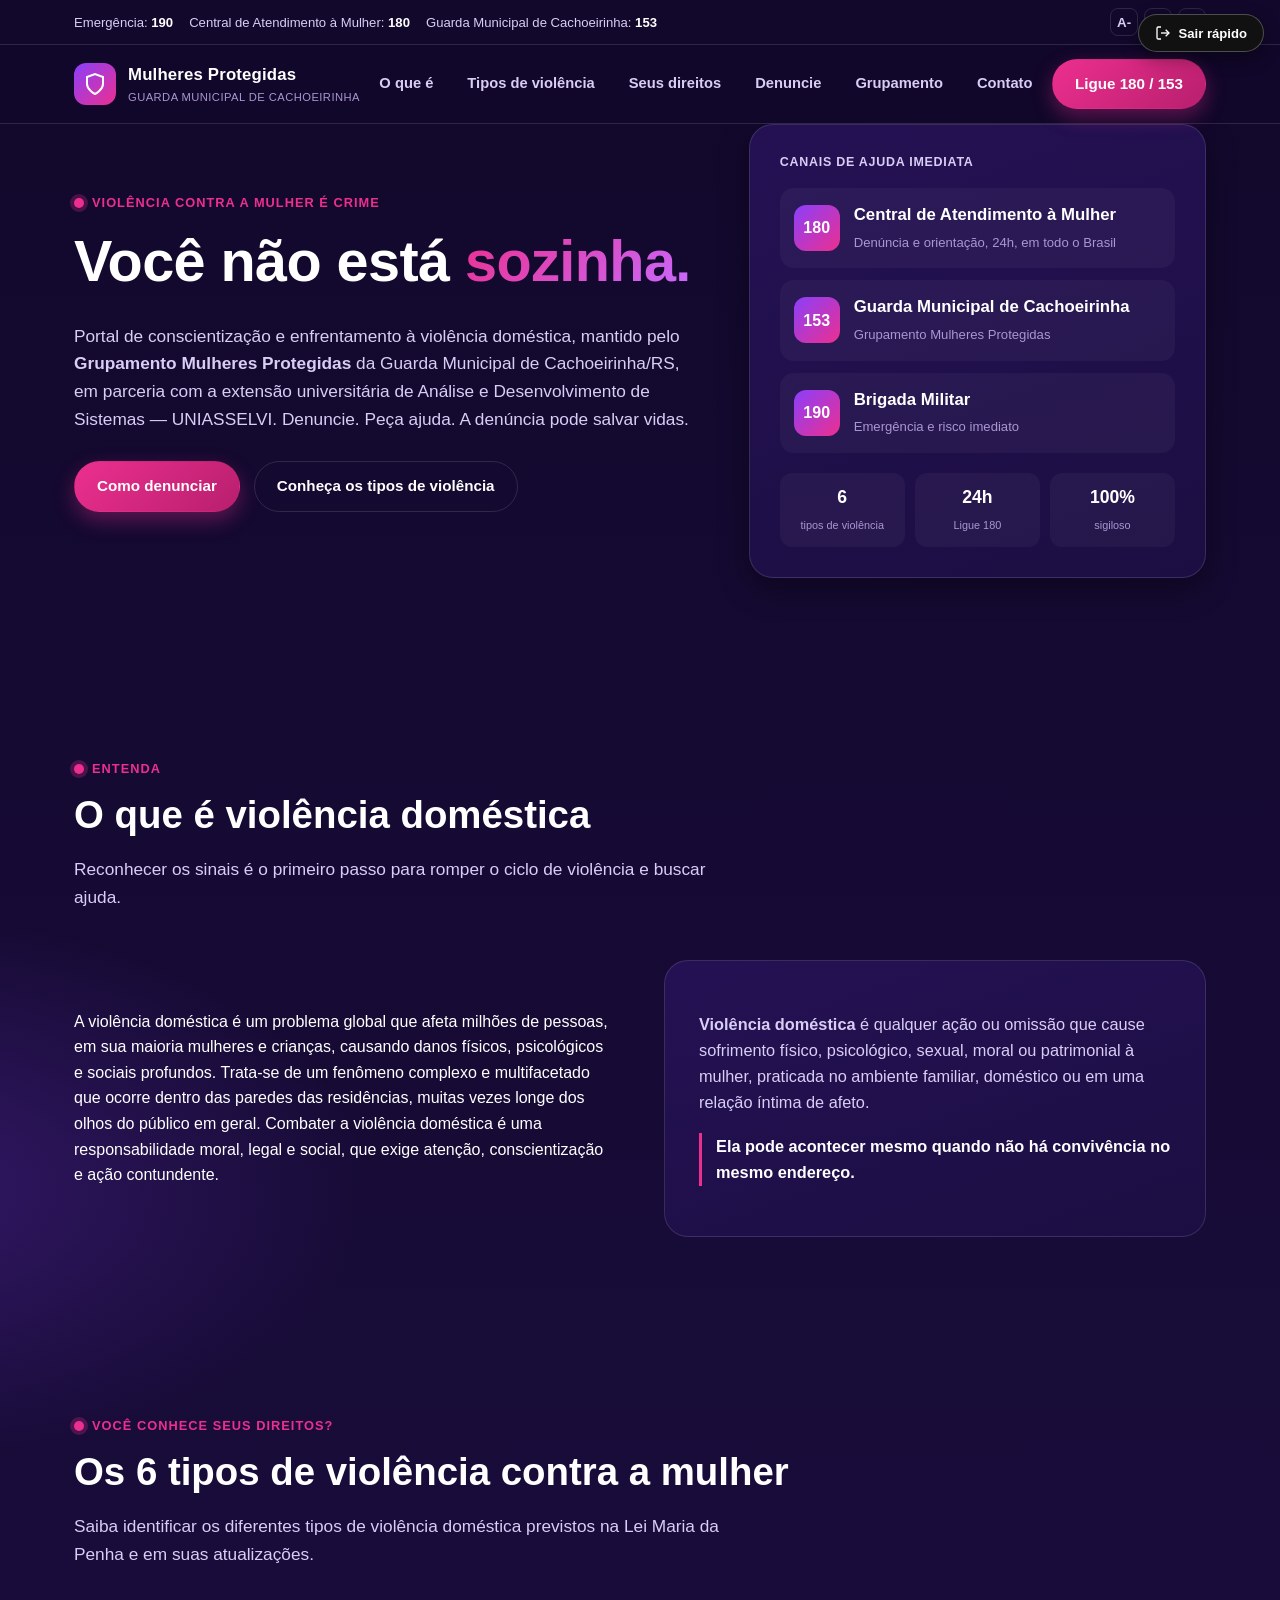
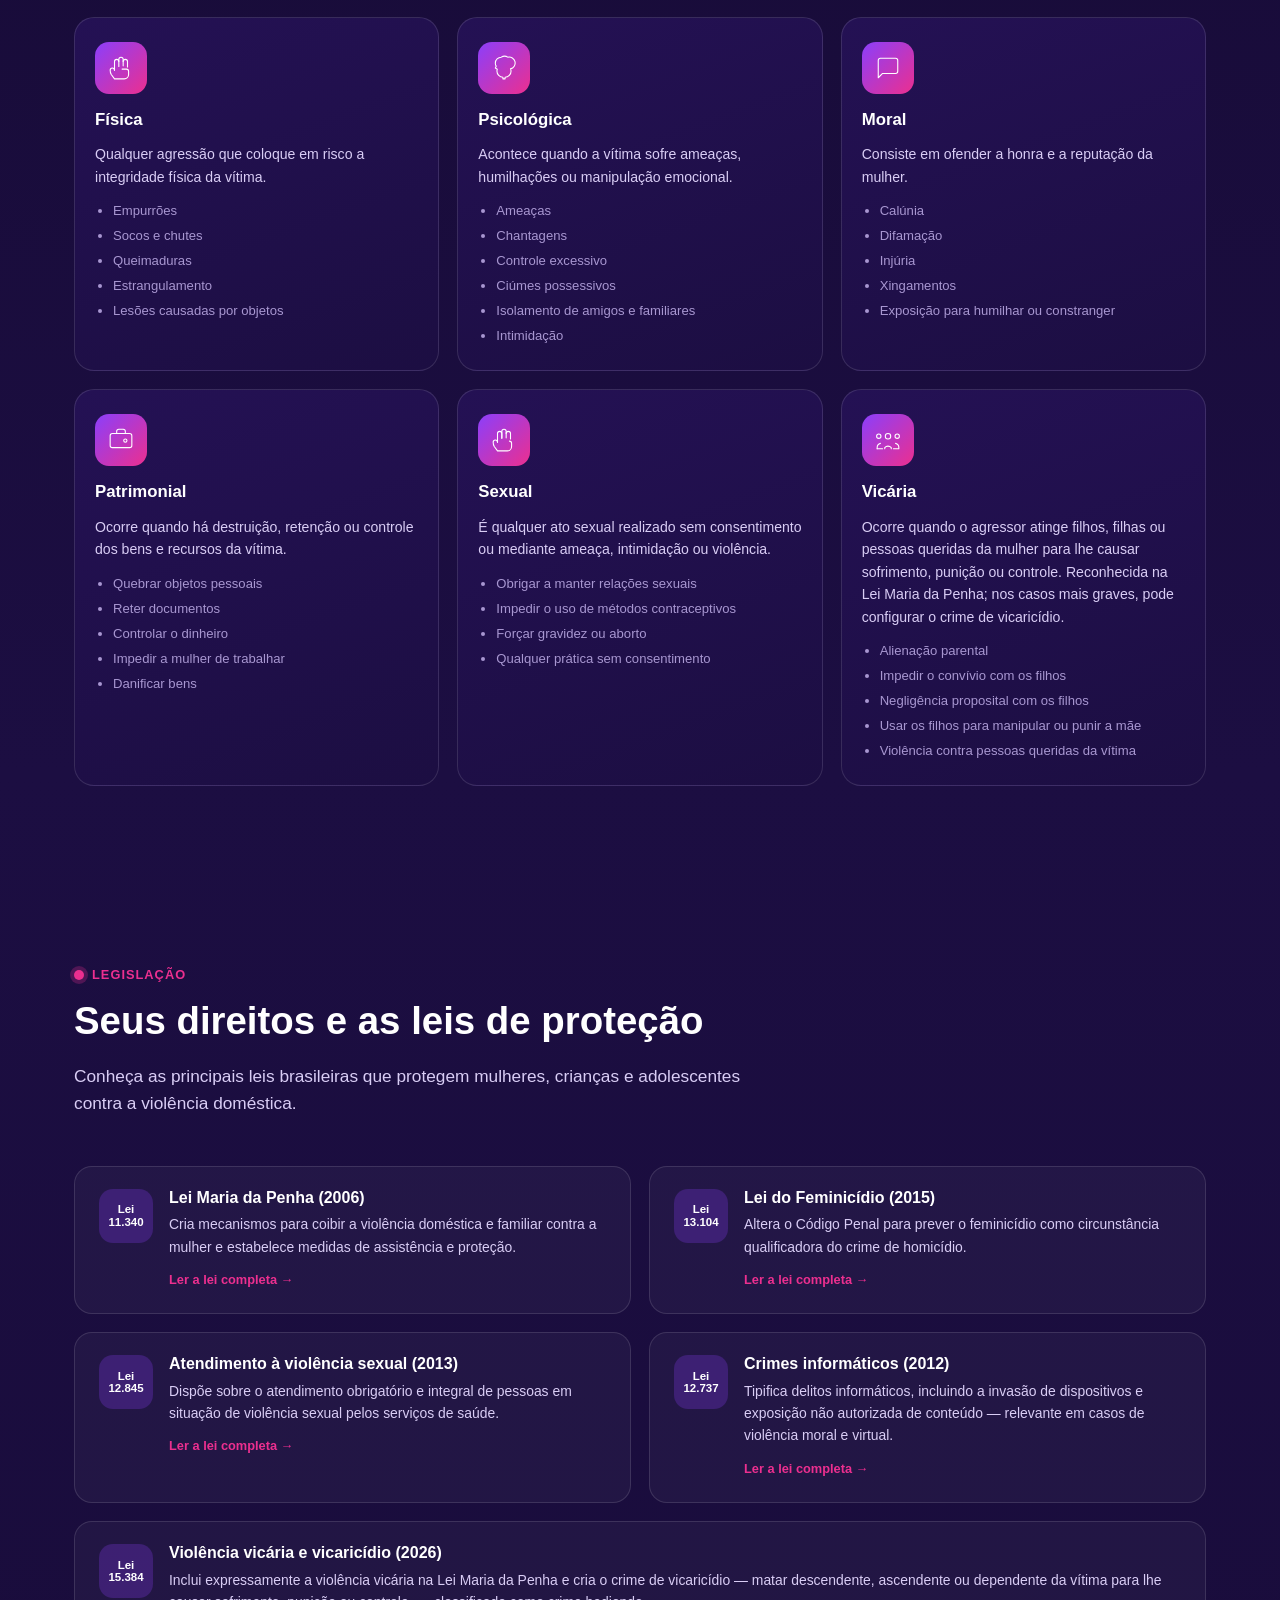
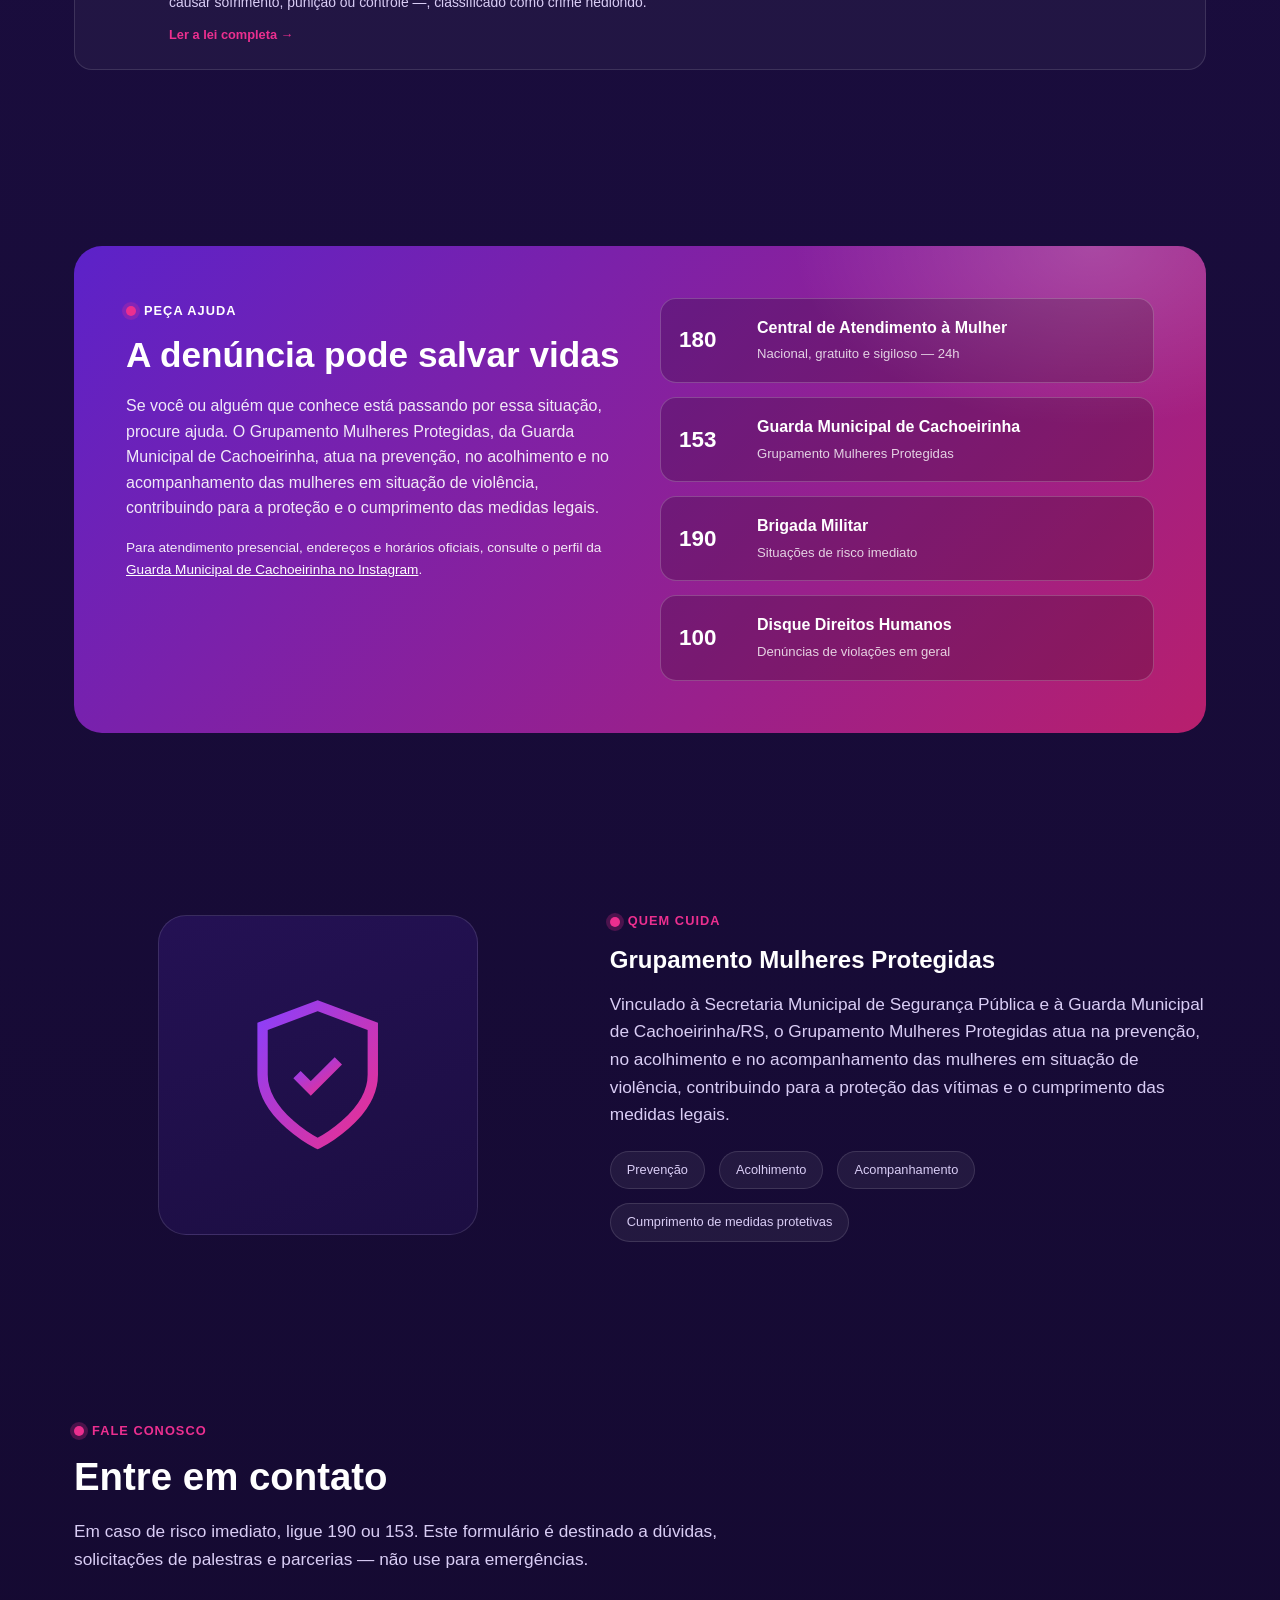
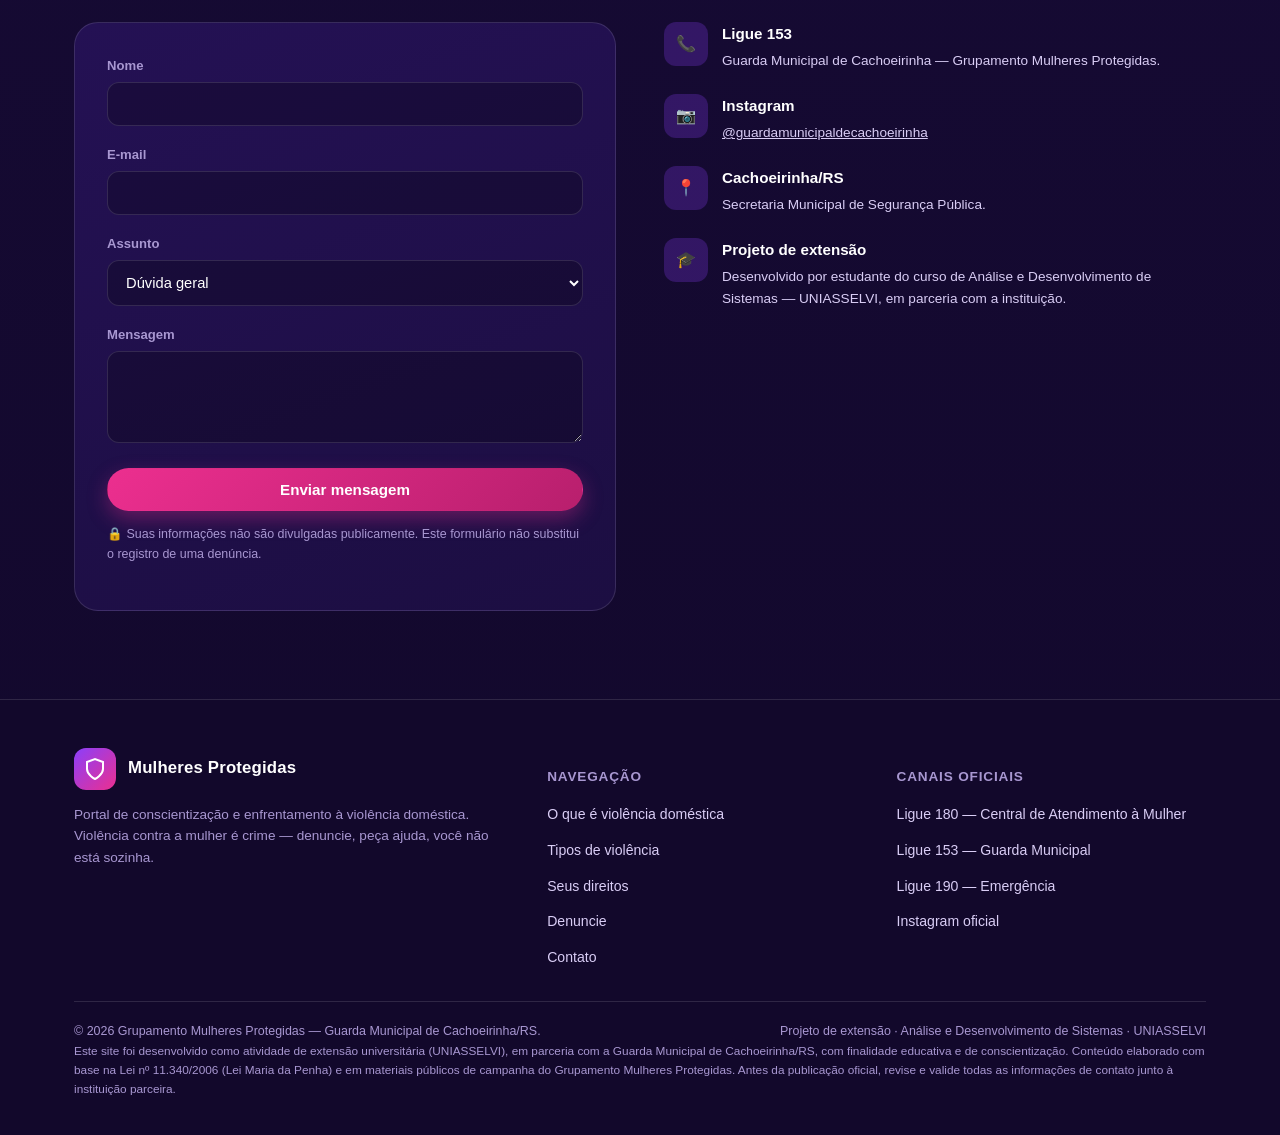
<file: index.html>
<!DOCTYPE html>
<html lang="pt-BR">
<head>
<meta charset="UTF-8">
<meta name="viewport" content="width=device-width, initial-scale=1.0">
<title>Mulheres Protegidas | Guarda Municipal de Cachoeirinha</title>
<meta name="description" content="Portal de conscientização e combate à violência doméstica — Grupamento Mulheres Protegidas, Guarda Municipal de Cachoeirinha/RS. Você não está sozinha.">
<link rel="icon" href="data:image/svg+xml,%3Csvg xmlns='http://www.w3.org/2000/svg' viewBox='0 0 100 100'%3E%3Ctext y='.9em' font-size='90'%3E%F0%9F%9B%91%EF%B8%8F%3C/text%3E%3C/svg%3E">
<link rel="stylesheet" href="css/style.css">
</head>
<body>

<a href="#conteudo" class="skip-link">Pular para o conteúdo</a>

<button class="exit-btn" id="exitBtn" title="Sair rapidamente deste site" aria-label="Sair rapidamente deste site">
  <svg width="16" height="16" viewBox="0 0 24 24" fill="none" stroke="currentColor" stroke-width="2"><path d="M9 21H5a2 2 0 0 1-2-2V5a2 2 0 0 1 2-2h4"/><polyline points="16 17 21 12 16 7"/><line x1="21" y1="12" x2="9" y2="12"/></svg>
  Sair rápido
</button>

<div class="utility-bar">
  <div class="wrap">
    <div class="emergency">
      <span>Emergência: <b>190</b></span>
      <span>Central de Atendimento à Mulher: <b>180</b></span>
      <span>Guarda Municipal de Cachoeirinha: <b>153</b></span>
    </div>
    <div class="a11y-controls" aria-label="Ajustar tamanho do texto">
      <span class="sr-only">Tamanho do texto</span>
      <button id="fontDown" aria-label="Diminuir texto">A-</button>
      <button id="fontReset" aria-label="Redefinir texto">A</button>
      <button id="fontUp" aria-label="Aumentar texto">A+</button>
    </div>
  </div>
</div>

<header class="site">
  <div class="wrap">
    <a href="#topo" class="brand">
      <span class="shield">
        <svg viewBox="0 0 24 24" fill="none" stroke="#fff" stroke-width="2"><path d="M12 22s8-4 8-10V5l-8-3-8 3v7c0 6 8 10 8 10Z"/></svg>
      </span>
      <span class="name">Mulheres Protegidas<small>Guarda Municipal de Cachoeirinha</small></span>
    </a>
    <nav class="main" aria-label="Navegação principal">
      <a href="#sobre">O que é</a>
      <a href="#tipos">Tipos de violência</a>
      <a href="#direitos">Seus direitos</a>
      <a href="#denuncie">Denuncie</a>
      <a href="#grupamento">Grupamento</a>
      <a href="#contato">Contato</a>
    </nav>
    <div class="header-cta">
      <a href="#denuncie" class="btn btn-primary">Ligue 180 / 153</a>
      <button class="menu-toggle" id="menuToggle" aria-label="Abrir menu">☰</button>
    </div>
  </div>
</header>

<main id="conteudo">

  <section class="hero" id="topo">
    <div class="wrap">
      <div>
        <span class="eyebrow">Violência contra a mulher é crime</span>
        <h1>Você não está <span class="accent">sozinha.</span></h1>
        <p class="lead">
          Portal de conscientização e enfrentamento à violência doméstica, mantido pelo
          <strong>Grupamento Mulheres Protegidas</strong> da Guarda Municipal de Cachoeirinha/RS,
          em parceria com a extensão universitária de Análise e Desenvolvimento de Sistemas — UNIASSELVI.
          Denuncie. Peça ajuda. A denúncia pode salvar vidas.
        </p>
        <div class="actions">
          <a href="#denuncie" class="btn btn-primary">Como denunciar</a>
          <a href="#tipos" class="btn btn-outline">Conheça os tipos de violência</a>
        </div>
      </div>
      <div class="hero-card">
        <h3>Canais de ajuda imediata</h3>
        <div class="hotline">
          <span class="num">180</span>
          <span class="txt"><b>Central de Atendimento à Mulher</b><span>Denúncia e orientação, 24h, em todo o Brasil</span></span>
        </div>
        <div class="hotline">
          <span class="num">153</span>
          <span class="txt"><b>Guarda Municipal de Cachoeirinha</b><span>Grupamento Mulheres Protegidas</span></span>
        </div>
        <div class="hotline">
          <span class="num">190</span>
          <span class="txt"><b>Brigada Militar</b><span>Emergência e risco imediato</span></span>
        </div>
        <div class="stat-row">
          <div><strong>6</strong><span>tipos de violência</span></div>
          <div><strong>24h</strong><span>Ligue 180</span></div>
          <div><strong>100%</strong><span>sigiloso</span></div>
        </div>
      </div>
    </div>
  </section>

  <section id="sobre">
    <div class="wrap">
      <div class="section-head">
        <span class="eyebrow">Entenda</span>
        <h2>O que é violência doméstica</h2>
        <p class="lead">Reconhecer os sinais é o primeiro passo para romper o ciclo de violência e buscar ajuda.</p>
      </div>
      <div class="definition">
        <p>
          A violência doméstica é um problema global que afeta milhões de pessoas, em sua maioria mulheres e
          crianças, causando danos físicos, psicológicos e sociais profundos. Trata-se de um fenômeno complexo
          e multifacetado que ocorre dentro das paredes das residências, muitas vezes longe dos olhos do
          público em geral. Combater a violência doméstica é uma responsabilidade moral, legal e social, que
          exige atenção, conscientização e ação contundente.
        </p>
        <div class="card-quote">
          <p>
            <strong>Violência doméstica</strong> é qualquer ação ou omissão que cause sofrimento físico,
            psicológico, sexual, moral ou patrimonial à mulher, praticada no ambiente familiar, doméstico
            ou em uma relação íntima de afeto.
          </p>
          <p class="highlight">Ela pode acontecer mesmo quando não há convivência no mesmo endereço.</p>
        </div>
      </div>
    </div>
  </section>

  <section id="tipos">
    <div class="wrap">
      <div class="section-head">
        <span class="eyebrow">Você conhece seus direitos?</span>
        <h2>Os 6 tipos de violência contra a mulher</h2>
        <p class="lead">Saiba identificar os diferentes tipos de violência doméstica previstos na Lei Maria da Penha e em suas atualizações.</p>
      </div>
      <div class="types-grid">

        <div class="type-card">
          <span class="icon"><svg viewBox="0 0 24 24" fill="none" stroke-linecap="round" stroke-linejoin="round"><path d="M18 11V6a2 2 0 0 0-4 0v0"/><path d="M14 10V4a2 2 0 0 0-4 0v2"/><path d="M10 10.5V6a2 2 0 0 0-4 0v8"/><path d="M6 14v0a2 2 0 0 0-4 0c0 2 1 4 1 4l3 4h9a4 4 0 0 0 4-4v-3a2 2 0 0 0-2-2h-4"/></svg></span>
          <h3>Física</h3>
          <p>Qualquer agressão que coloque em risco a integridade física da vítima.</p>
          <ul>
            <li>Empurrões</li><li>Socos e chutes</li><li>Queimaduras</li><li>Estrangulamento</li><li>Lesões causadas por objetos</li>
          </ul>
        </div>

        <div class="type-card">
          <span class="icon"><svg viewBox="0 0 24 24" fill="none" stroke-linecap="round" stroke-linejoin="round"><path d="M9.5 2A5.5 5.5 0 0 0 4 7.5c0 1 .3 2 .8 2.8L4 12l1.8 1.2a5 5 0 0 0-.3 1.8A5.5 5.5 0 0 0 11 20.5V22h2v-1.5a5.5 5.5 0 0 0 5.5-5.5c0-.8-.2-1.5-.5-2.2A5.5 5.5 0 0 0 15.5 2 5.5 5.5 0 0 0 9.5 2Z"/></svg></span>
          <h3>Psicológica</h3>
          <p>Acontece quando a vítima sofre ameaças, humilhações ou manipulação emocional.</p>
          <ul>
            <li>Ameaças</li><li>Chantagens</li><li>Controle excessivo</li><li>Ciúmes possessivos</li><li>Isolamento de amigos e familiares</li><li>Intimidação</li>
          </ul>
        </div>

        <div class="type-card">
          <span class="icon"><svg viewBox="0 0 24 24" fill="none" stroke-linecap="round" stroke-linejoin="round"><path d="M21 15a2 2 0 0 1-2 2H7l-4 4V5a2 2 0 0 1 2-2h14a2 2 0 0 1 2 2z"/></svg></span>
          <h3>Moral</h3>
          <p>Consiste em ofender a honra e a reputação da mulher.</p>
          <ul>
            <li>Calúnia</li><li>Difamação</li><li>Injúria</li><li>Xingamentos</li><li>Exposição para humilhar ou constranger</li>
          </ul>
        </div>

        <div class="type-card">
          <span class="icon"><svg viewBox="0 0 24 24" fill="none" stroke-linecap="round" stroke-linejoin="round"><rect x="2" y="6" width="20" height="13" rx="2"/><path d="M16 6V4a2 2 0 0 0-2-2h-4a2 2 0 0 0-2 2v2"/><circle cx="16" cy="12.5" r="1.5"/></svg></span>
          <h3>Patrimonial</h3>
          <p>Ocorre quando há destruição, retenção ou controle dos bens e recursos da vítima.</p>
          <ul>
            <li>Quebrar objetos pessoais</li><li>Reter documentos</li><li>Controlar o dinheiro</li><li>Impedir a mulher de trabalhar</li><li>Danificar bens</li>
          </ul>
        </div>

        <div class="type-card">
          <span class="icon"><svg viewBox="0 0 24 24" fill="none" stroke-linecap="round" stroke-linejoin="round"><path d="M18 11V6a2 2 0 0 0-4 0v0"/><path d="M14 10V4a2 2 0 0 0-4 0v6"/><path d="M10 10.5V6a2 2 0 0 0-4 0v8"/><path d="M6 14v0a2 2 0 0 0-4 0c0 2 1 4 1 4l3 4h9a4 4 0 0 0 4-4v-3a2 2 0 0 0-2-2"/></svg></span>
          <h3>Sexual</h3>
          <p>É qualquer ato sexual realizado sem consentimento ou mediante ameaça, intimidação ou violência.</p>
          <ul>
            <li>Obrigar a manter relações sexuais</li><li>Impedir o uso de métodos contraceptivos</li><li>Forçar gravidez ou aborto</li><li>Qualquer prática sem consentimento</li>
          </ul>
        </div>

        <div class="type-card">
          <span class="icon"><svg viewBox="0 0 24 24" fill="none" stroke-linecap="round" stroke-linejoin="round"><path d="M17 20h5v-1a4 4 0 0 0-3-3.87"/><path d="M2 20h5"/><path d="M2 20v-1a4 4 0 0 1 3-3.87"/><path d="M14.5 8.5a2.5 2.5 0 1 1-5 0 2.5 2.5 0 0 1 5 0Z"/><path d="M5.5 8.5a2 2 0 1 1-4 0 2 2 0 0 1 4 0Z"/><path d="M22.5 8.5a2 2 0 1 1-4 0 2 2 0 0 1 4 0Z"/><path d="M9 20v-1a4 4 0 0 1 6 0v1"/></svg></span>
          <h3>Vicária</h3>
          <p>Ocorre quando o agressor atinge filhos, filhas ou pessoas queridas da mulher para lhe causar sofrimento, punição ou controle. Reconhecida na Lei Maria da Penha; nos casos mais graves, pode configurar o crime de vicaricídio.</p>
          <ul>
            <li>Alienação parental</li><li>Impedir o convívio com os filhos</li><li>Negligência proposital com os filhos</li><li>Usar os filhos para manipular ou punir a mãe</li><li>Violência contra pessoas queridas da vítima</li>
          </ul>
        </div>

      </div>
    </div>
  </section>

  <section id="direitos">
    <div class="wrap">
      <div class="section-head">
        <span class="eyebrow">Legislação</span>
        <h2>Seus direitos e as leis de proteção</h2>
        <p class="lead">Conheça as principais leis brasileiras que protegem mulheres, crianças e adolescentes contra a violência doméstica.</p>
      </div>
      <div class="laws">
        <div class="law-card">
          <span class="tag">Lei<br>11.340</span>
          <div>
            <h3>Lei Maria da Penha (2006)</h3>
            <p>Cria mecanismos para coibir a violência doméstica e familiar contra a mulher e estabelece medidas de assistência e proteção.</p>
            <a href="https://www.planalto.gov.br/ccivil_03/_ato2004-2006/2006/lei/l11340.htm" target="_blank" rel="noopener">Ler a lei completa →</a>
          </div>
        </div>
        <div class="law-card">
          <span class="tag">Lei<br>13.104</span>
          <div>
            <h3>Lei do Feminicídio (2015)</h3>
            <p>Altera o Código Penal para prever o feminicídio como circunstância qualificadora do crime de homicídio.</p>
            <a href="https://www.planalto.gov.br/ccivil_03/_ato2015-2018/2015/lei/l13104.htm" target="_blank" rel="noopener">Ler a lei completa →</a>
          </div>
        </div>
        <div class="law-card">
          <span class="tag">Lei<br>12.845</span>
          <div>
            <h3>Atendimento à violência sexual (2013)</h3>
            <p>Dispõe sobre o atendimento obrigatório e integral de pessoas em situação de violência sexual pelos serviços de saúde.</p>
            <a href="https://www.planalto.gov.br/ccivil_03/_ato2011-2014/2013/lei/l12845.htm" target="_blank" rel="noopener">Ler a lei completa →</a>
          </div>
        </div>
        <div class="law-card">
          <span class="tag">Lei<br>12.737</span>
          <div>
            <h3>Crimes informáticos (2012)</h3>
            <p>Tipifica delitos informáticos, incluindo a invasão de dispositivos e exposição não autorizada de conteúdo — relevante em casos de violência moral e virtual.</p>
            <a href="https://www.planalto.gov.br/ccivil_03/_ato2011-2014/2012/lei/l12737.htm" target="_blank" rel="noopener">Ler a lei completa →</a>
          </div>
        </div>
        <div class="law-card law-card--wide">
          <span class="tag">Lei<br>15.384</span>
          <div>
            <h3>Violência vicária e vicaricídio (2026)</h3>
            <p>Inclui expressamente a violência vicária na Lei Maria da Penha e cria o crime de vicaricídio — matar descendente, ascendente ou dependente da vítima para lhe causar sofrimento, punição ou controle —, classificado como crime hediondo.</p>
            <a href="https://www.planalto.gov.br/ccivil_03/_ato2023-2026/2026/lei/l15384.htm" target="_blank" rel="noopener">Ler a lei completa →</a>
          </div>
        </div>
      </div>
    </div>
  </section>

  <section id="denuncie">
    <div class="wrap">
      <div class="report">
        <div class="inner">
          <div>
            <span class="eyebrow" style="color:#fff">Peça ajuda</span>
            <h2>A denúncia pode salvar vidas</h2>
            <p>
              Se você ou alguém que conhece está passando por essa situação, procure ajuda. O Grupamento
              Mulheres Protegidas, da Guarda Municipal de Cachoeirinha, atua na prevenção, no acolhimento e
              no acompanhamento das mulheres em situação de violência, contribuindo para a proteção e o
              cumprimento das medidas legais.
            </p>
            <p style="font-size:.85rem;">
              Para atendimento presencial, endereços e horários oficiais, consulte o perfil da
              <a href="https://www.instagram.com/guardamunicipaldecachoeirinha/" target="_blank" rel="noopener" style="color:#fff;text-decoration:underline;">Guarda Municipal de Cachoeirinha no Instagram</a>.
            </p>
          </div>
          <div class="channel-list">
            <div class="channel">
              <span class="n">180</span>
              <span class="d"><b>Central de Atendimento à Mulher</b><span>Nacional, gratuito e sigiloso — 24h</span></span>
            </div>
            <div class="channel">
              <span class="n">153</span>
              <span class="d"><b>Guarda Municipal de Cachoeirinha</b><span>Grupamento Mulheres Protegidas</span></span>
            </div>
            <div class="channel">
              <span class="n">190</span>
              <span class="d"><b>Brigada Militar</b><span>Situações de risco imediato</span></span>
            </div>
            <div class="channel">
              <span class="n">100</span>
              <span class="d"><b>Disque Direitos Humanos</b><span>Denúncias de violações em geral</span></span>
            </div>
          </div>
        </div>
      </div>
    </div>
  </section>

  <section id="grupamento">
    <div class="wrap">
      <div class="about-group">
        <div class="shield-big">
          <svg viewBox="0 0 24 24" fill="none" stroke="url(#g)" stroke-width="1.5">
            <defs><linearGradient id="g" x1="0" y1="0" x2="1" y2="1"><stop offset="0" stop-color="#8b3ffb"/><stop offset="1" stop-color="#ec2f8f"/></linearGradient></defs>
            <path d="M12 22s8-4 8-10V5l-8-3-8 3v7c0 6 8 10 8 10Z"/>
            <path d="M9 12l2 2 4-4"/>
          </svg>
        </div>
        <div>
          <span class="eyebrow">Quem cuida</span>
          <h2>Grupamento Mulheres Protegidas</h2>
          <p class="lead">
            Vinculado à Secretaria Municipal de Segurança Pública e à Guarda Municipal de Cachoeirinha/RS,
            o Grupamento Mulheres Protegidas atua na prevenção, no acolhimento e no acompanhamento das
            mulheres em situação de violência, contribuindo para a proteção das vítimas e o cumprimento
            das medidas legais.
          </p>
          <div class="badge-row">
            <span class="badge-pill">Prevenção</span>
            <span class="badge-pill">Acolhimento</span>
            <span class="badge-pill">Acompanhamento</span>
            <span class="badge-pill">Cumprimento de medidas protetivas</span>
          </div>
        </div>
      </div>
    </div>
  </section>

  <section id="contato">
    <div class="wrap">
      <div class="section-head">
        <span class="eyebrow">Fale conosco</span>
        <h2>Entre em contato</h2>
        <p class="lead">Em caso de risco imediato, ligue 190 ou 153. Este formulário é destinado a dúvidas, solicitações de palestras e parcerias — não use para emergências.</p>
      </div>
      <div class="contact-grid">
        <form class="contact" id="contactForm">
          <div class="field">
            <label for="nome">Nome</label>
            <input type="text" id="nome" name="nome" required autocomplete="name">
          </div>
          <div class="field">
            <label for="email">E-mail</label>
            <input type="email" id="email" name="email" required autocomplete="email">
          </div>
          <div class="field">
            <label for="assunto">Assunto</label>
            <select id="assunto" name="assunto">
              <option>Dúvida geral</option>
              <option>Solicitar palestra/ação educativa</option>
              <option>Parceria institucional</option>
              <option>Sugestão para o site</option>
            </select>
          </div>
          <div class="field">
            <label for="mensagem">Mensagem</label>
            <textarea id="mensagem" name="mensagem" rows="4" required></textarea>
          </div>
          <button type="submit" class="btn btn-primary" style="width:100%;">Enviar mensagem</button>
          <p class="confid">🔒 Suas informações não são divulgadas publicamente. Este formulário não substitui o registro de uma denúncia.</p>
        </form>
        <div class="info-side">
          <div class="item">
            <span class="ic">📞</span>
            <div><h4>Ligue 153</h4><p>Guarda Municipal de Cachoeirinha — Grupamento Mulheres Protegidas.</p></div>
          </div>
          <div class="item">
            <span class="ic">📷</span>
            <div><h4>Instagram</h4><p><a href="https://www.instagram.com/guardamunicipaldecachoeirinha/" target="_blank" rel="noopener">@guardamunicipaldecachoeirinha</a></p></div>
          </div>
          <div class="item">
            <span class="ic">📍</span>
            <div><h4>Cachoeirinha/RS</h4><p>Secretaria Municipal de Segurança Pública.</p></div>
          </div>
          <div class="item">
            <span class="ic">🎓</span>
            <div><h4>Projeto de extensão</h4><p>Desenvolvido por estudante do curso de Análise e Desenvolvimento de Sistemas — UNIASSELVI, em parceria com a instituição.</p></div>
          </div>
        </div>
      </div>
    </div>
  </section>

</main>

<footer>
  <div class="wrap">
    <div class="footer-grid">
      <div>
        <a href="#topo" class="brand">
          <span class="shield">
            <svg viewBox="0 0 24 24" fill="none" stroke="#fff" stroke-width="2"><path d="M12 22s8-4 8-10V5l-8-3-8 3v7c0 6 8 10 8 10Z"/></svg>
          </span>
          <span class="name">Mulheres Protegidas</span>
        </a>
        <p>Portal de conscientização e enfrentamento à violência doméstica. Violência contra a mulher é crime — denuncie, peça ajuda, você não está sozinha.</p>
      </div>
      <div>
        <h4>Navegação</h4>
        <ul>
          <li><a href="#sobre">O que é violência doméstica</a></li>
          <li><a href="#tipos">Tipos de violência</a></li>
          <li><a href="#direitos">Seus direitos</a></li>
          <li><a href="#denuncie">Denuncie</a></li>
          <li><a href="#contato">Contato</a></li>
        </ul>
      </div>
      <div>
        <h4>Canais oficiais</h4>
        <ul>
          <li><a href="tel:180">Ligue 180 — Central de Atendimento à Mulher</a></li>
          <li><a href="tel:153">Ligue 153 — Guarda Municipal</a></li>
          <li><a href="tel:190">Ligue 190 — Emergência</a></li>
          <li><a href="https://www.instagram.com/guardamunicipaldecachoeirinha/" target="_blank" rel="noopener">Instagram oficial</a></li>
        </ul>
      </div>
    </div>
    <div class="footer-bottom">
      <span>© 2026 Grupamento Mulheres Protegidas — Guarda Municipal de Cachoeirinha/RS.</span>
      <span>Projeto de extensão · Análise e Desenvolvimento de Sistemas · UNIASSELVI</span>
    </div>
  </div>
  <p class="disclaimer">
    Este site foi desenvolvido como atividade de extensão universitária (UNIASSELVI), em parceria com a
    Guarda Municipal de Cachoeirinha/RS, com finalidade educativa e de conscientização. Conteúdo elaborado
    com base na Lei nº 11.340/2006 (Lei Maria da Penha) e em materiais públicos de campanha do Grupamento
    Mulheres Protegidas. Antes da publicação oficial, revise e valide todas as informações de contato junto
    à instituição parceira.
  </p>
</footer>

<script src="js/script.js" defer></script>

</body>
</html>
</file>
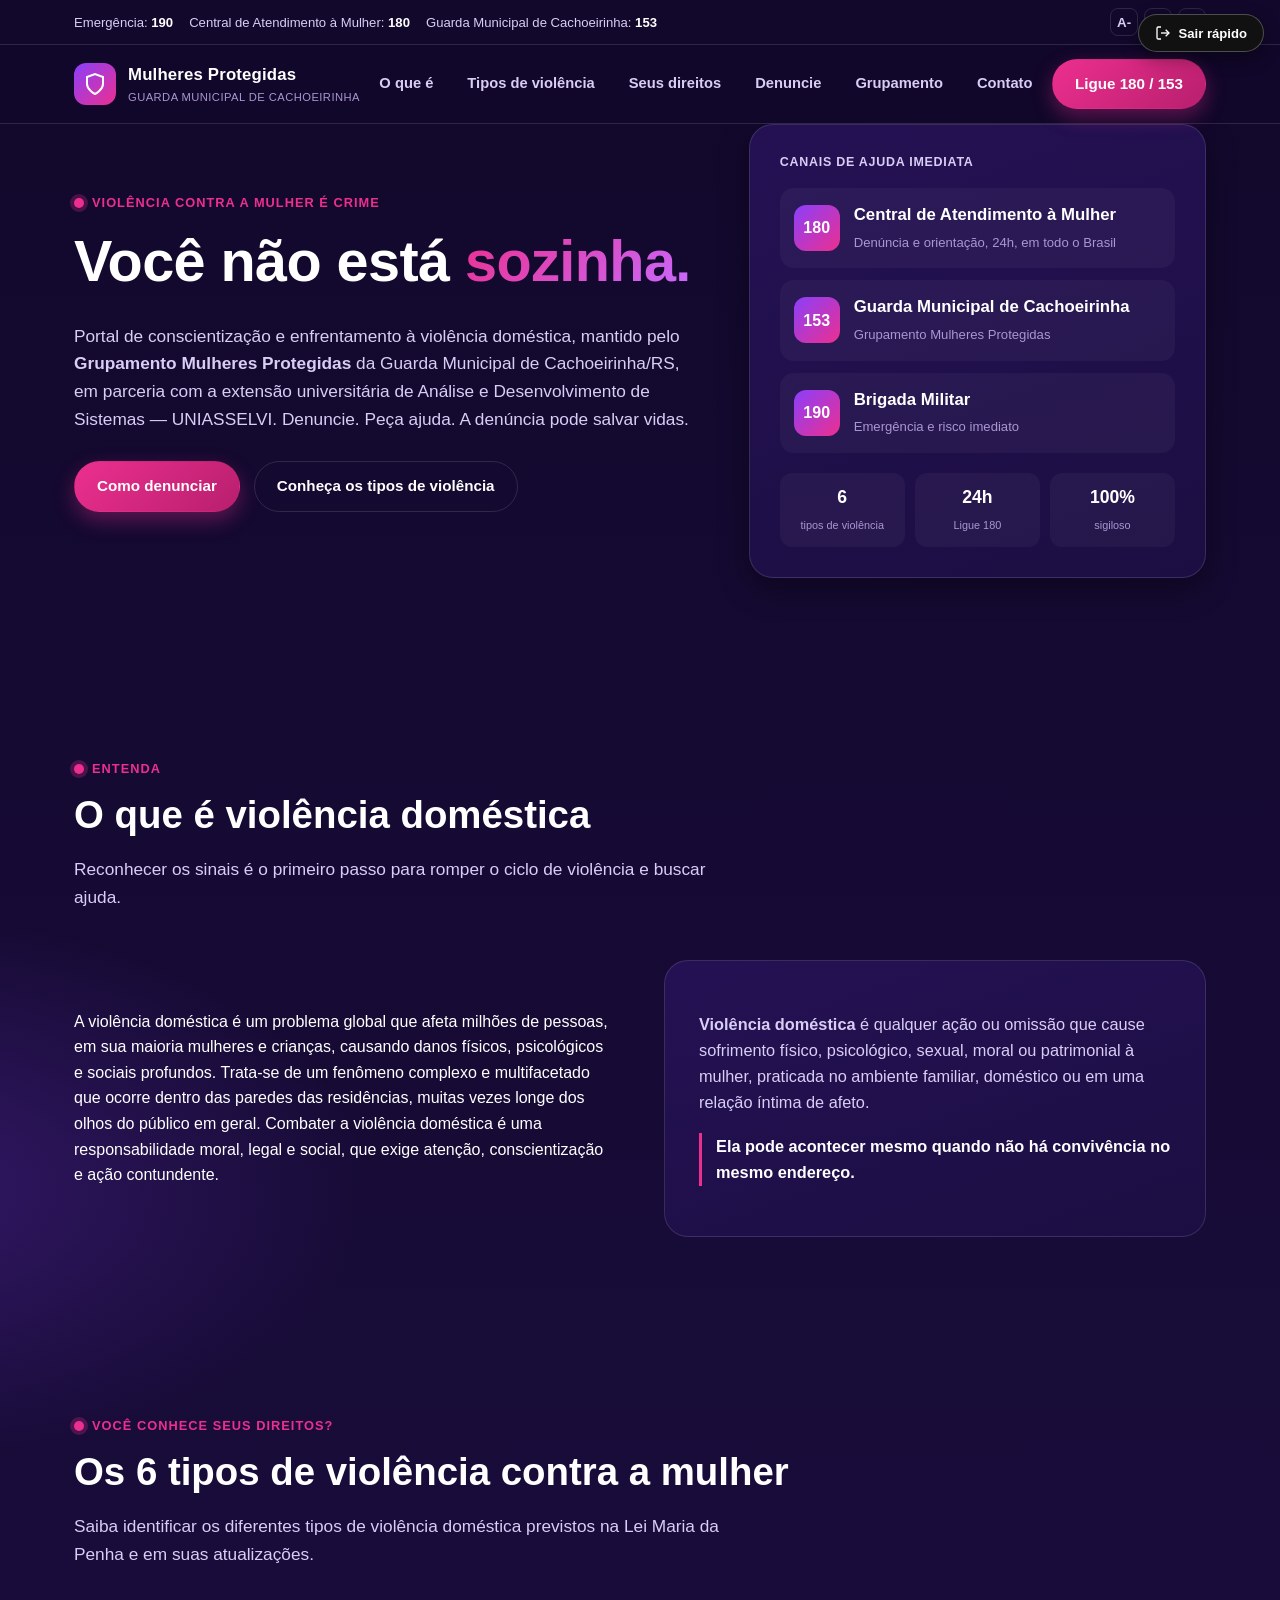
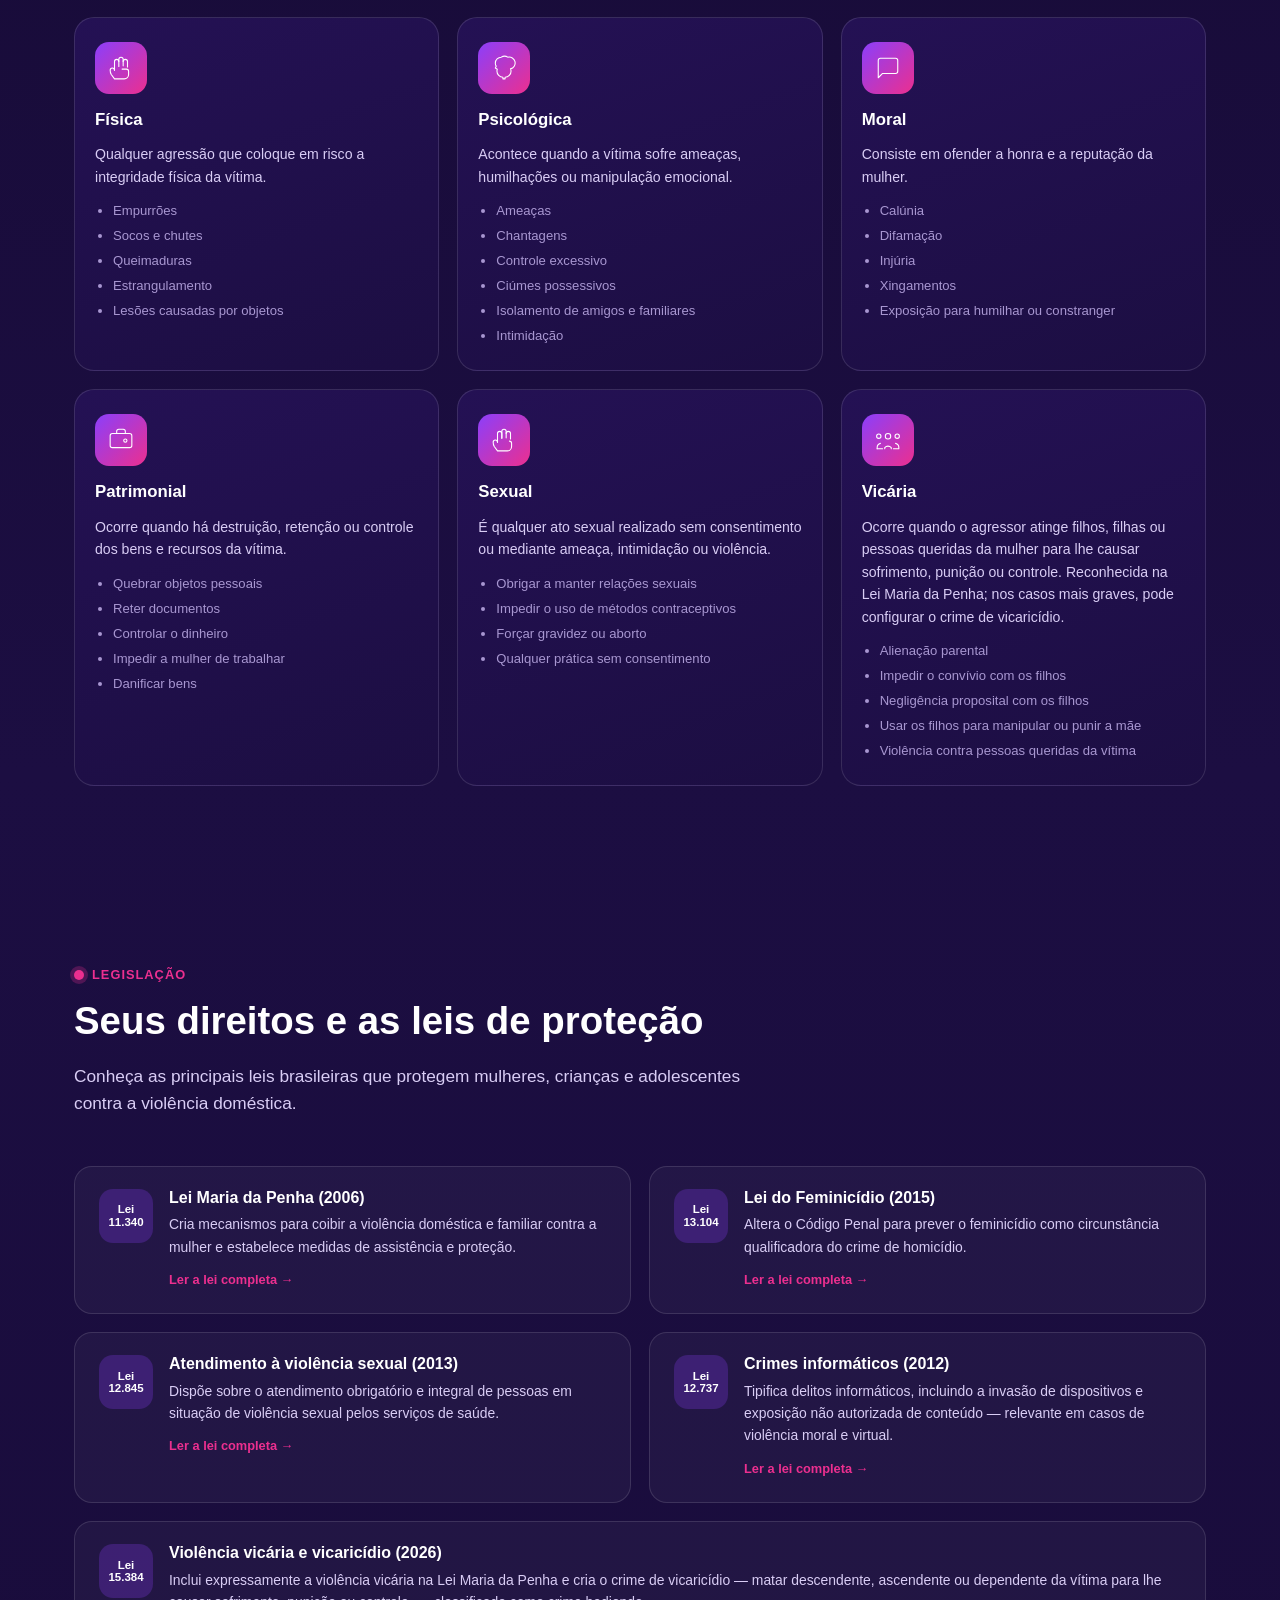
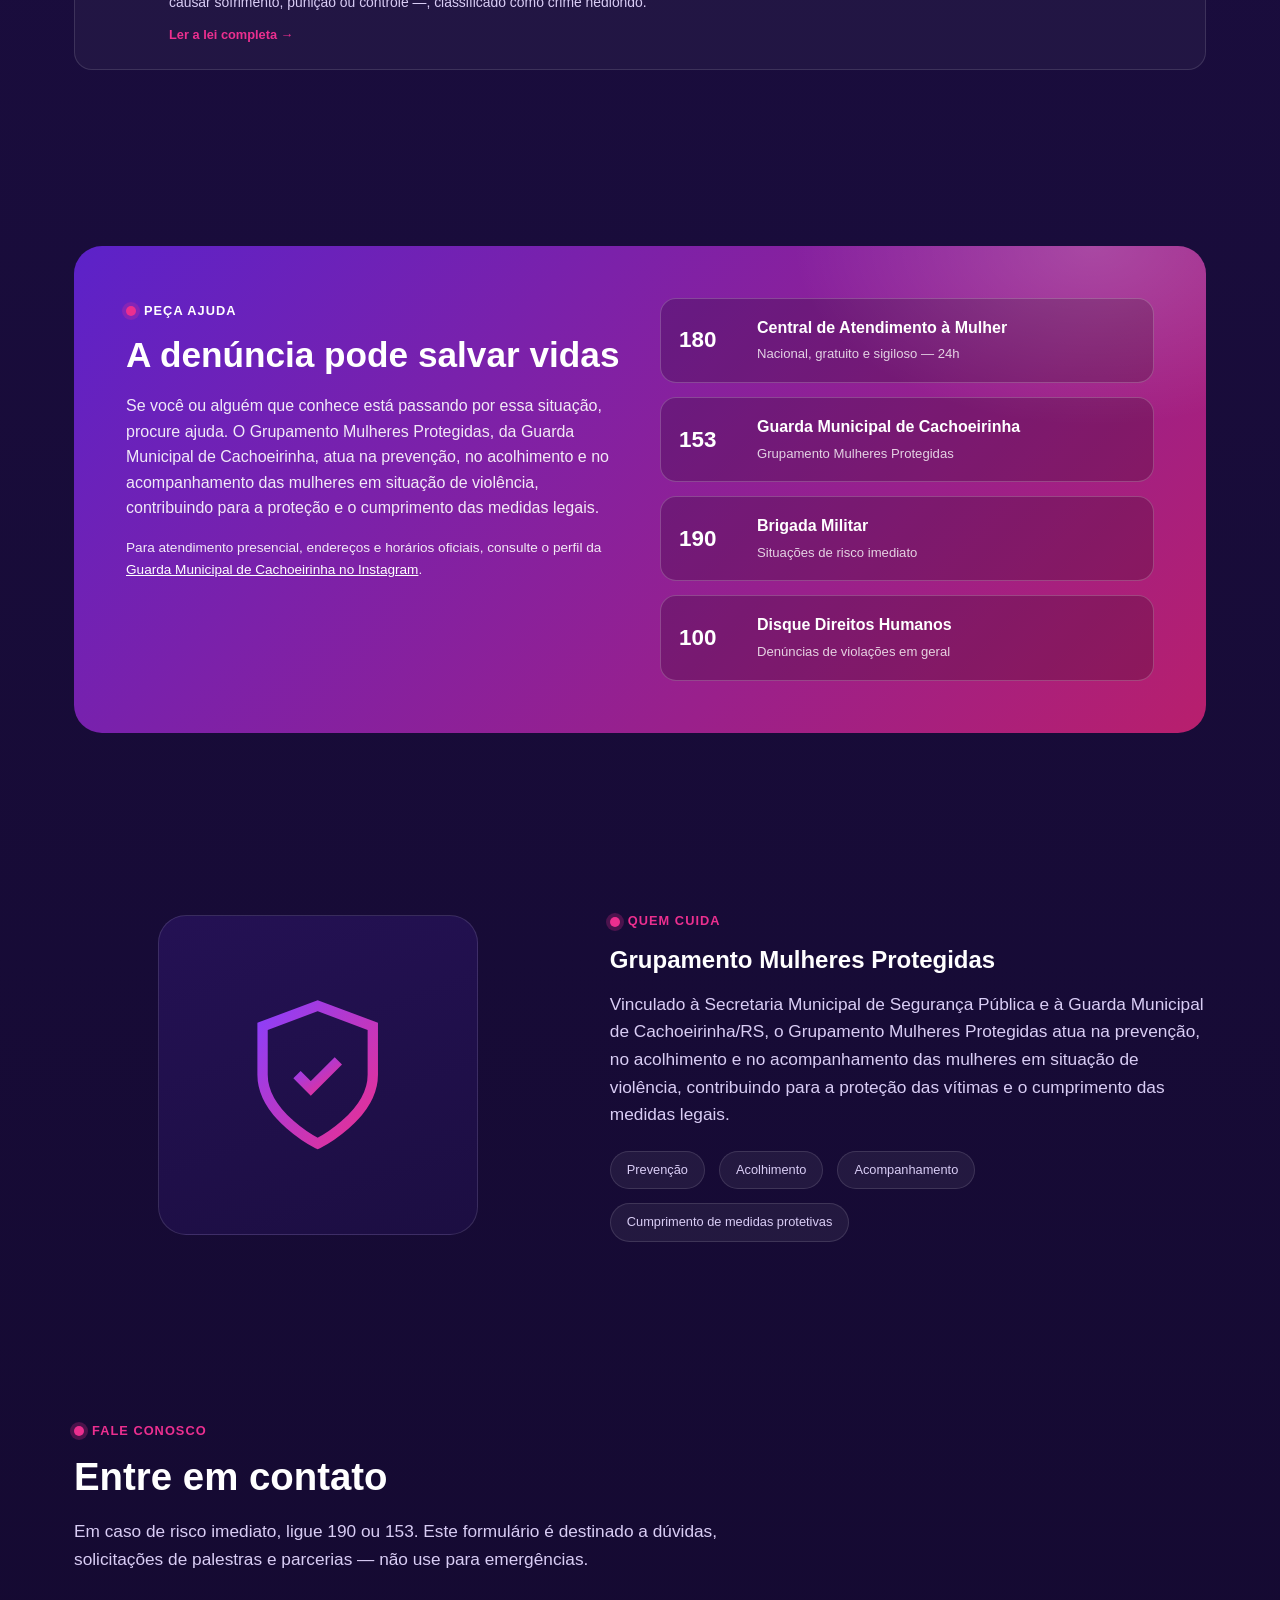
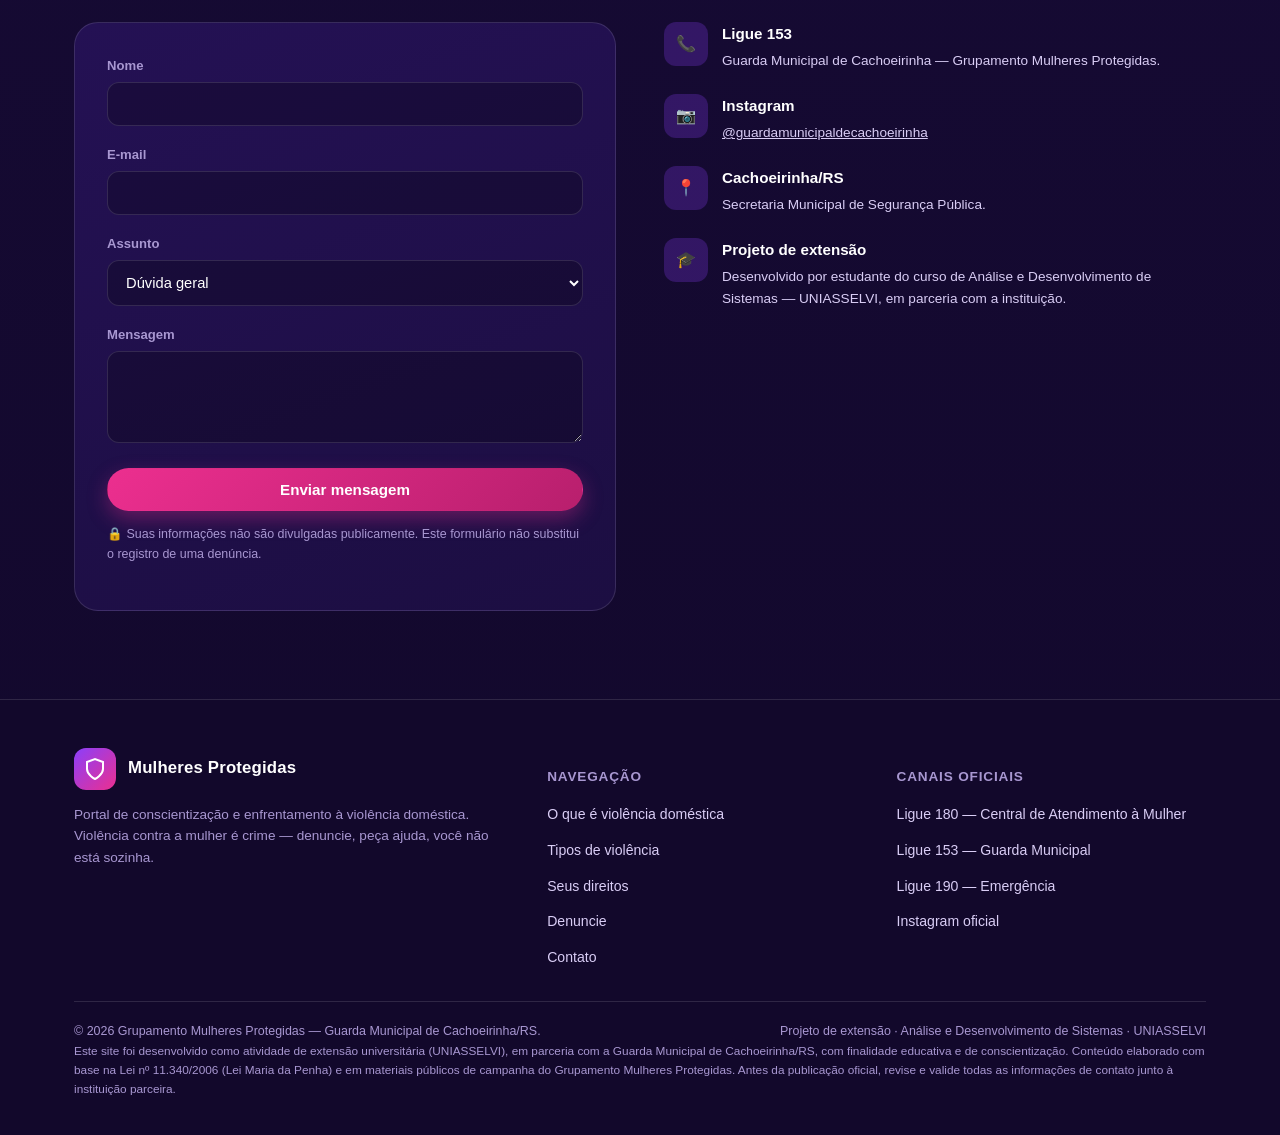
<file: index_4.html>
<!DOCTYPE html>
<html lang="pt-BR">
<head>
<meta charset="UTF-8">
<meta name="viewport" content="width=device-width, initial-scale=1.0">
<title>Mulheres Protegidas | Guarda Municipal de Cachoeirinha</title>
<meta name="description" content="Portal de conscientização e combate à violência doméstica — Grupamento Mulheres Protegidas, Guarda Municipal de Cachoeirinha/RS. Você não está sozinha.">
<link rel="icon" href="data:image/svg+xml,<svg xmlns=%22http://www.w3.org/2000/svg%22 viewBox=%220 0 100 100%22><text y=%22.9em%22 font-size=%2290%22>🛡️</text></svg>">
<style>
  :root{
    --bg-0:#12082b;
    --bg-1:#1c0e42;
    --bg-2:#241154;
    --purple:#8b3ffb;
    --purple-dk:#5c22c9;
    --pink:#ec2f8f;
    --pink-dk:#b81f6d;
    --ink-0:#ffffff;
    --ink-1:#d9cdf5;
    --ink-2:#a897d1;
    --line:rgba(255,255,255,.12);
    --radius:18px;
    --shadow:0 10px 30px rgba(0,0,0,.35);
    --maxw:1180px;
    --font-size-base:16px;
  }
  *{box-sizing:border-box;}
  html{scroll-behavior:smooth;}
  body{
    margin:0;
    font-family:"Segoe UI",Roboto,Helvetica,Arial,sans-serif;
    background:
      radial-gradient(1100px 600px at 85% -10%, rgba(236,47,143,.20), transparent 60%),
      radial-gradient(900px 500px at -10% 20%, rgba(139,63,251,.25), transparent 55%),
      linear-gradient(180deg, var(--bg-0), var(--bg-1) 40%, var(--bg-0));
    color:var(--ink-0);
    font-size:var(--font-size-base);
    line-height:1.6;
  }
  a{color:inherit;}
  img,svg{display:block;}
  .wrap{max-width:var(--maxw);margin:0 auto;padding:0 24px;}
  h1,h2,h3{font-family:inherit;line-height:1.15;margin:0 0 .5em;}
  section{padding:88px 0;}
  section:first-of-type{padding-top:0;}
  .eyebrow{
    display:inline-flex;align-items:center;gap:8px;
    color:var(--pink);
    font-weight:700;
    letter-spacing:.08em;
    text-transform:uppercase;
    font-size:.8rem;
    margin-bottom:14px;
  }
  .eyebrow::before{content:"";width:10px;height:10px;border-radius:50%;background:var(--pink);box-shadow:0 0 0 4px rgba(236,47,143,.25);}
  p.lead{color:var(--ink-1);font-size:1.08rem;max-width:70ch;}

  /* ---------- Skip link / accessibility ---------- */
  .skip-link{
    position:absolute;left:-999px;top:auto;
    background:var(--pink);color:#fff;padding:12px 18px;border-radius:10px;z-index:999;
  }
  .skip-link:focus{left:16px;top:16px;}

  /* ---------- Top utility bar ---------- */
  .utility-bar{
    background:var(--bg-0);
    border-bottom:1px solid var(--line);
    font-size:.82rem;
  }
  .utility-bar .wrap{
    display:flex;align-items:center;justify-content:space-between;
    padding:8px 24px;flex-wrap:wrap;gap:8px;
  }
  .utility-bar .emergency{
    display:flex;gap:16px;flex-wrap:wrap;color:var(--ink-1);
  }
  .utility-bar .emergency b{color:#fff;}
  .a11y-controls{display:flex;align-items:center;gap:6px;}
  .a11y-controls button{
    background:transparent;border:1px solid var(--line);color:var(--ink-1);
    width:28px;height:28px;border-radius:8px;cursor:pointer;font-weight:700;
  }
  .a11y-controls button:hover{border-color:var(--pink);color:#fff;}

  /* ---------- Header / nav ---------- */
  header.site{
    position:sticky;top:0;z-index:60;
    background:rgba(18,8,43,.85);
    backdrop-filter:blur(10px);
    border-bottom:1px solid var(--line);
  }
  header.site .wrap{display:flex;align-items:center;justify-content:space-between;padding:14px 24px;}
  .brand{display:flex;align-items:center;gap:12px;text-decoration:none;}
  .brand .shield{
    width:42px;height:42px;border-radius:12px;
    background:linear-gradient(135deg,var(--purple),var(--pink));
    display:flex;align-items:center;justify-content:center;flex-shrink:0;
  }
  .brand .shield svg{width:24px;height:24px;}
  .brand .name{font-weight:800;font-size:1.05rem;letter-spacing:.01em;}
  .brand .name small{display:block;font-weight:500;color:var(--ink-2);font-size:.7rem;letter-spacing:.04em;text-transform:uppercase;}
  nav.main{display:flex;gap:6px;align-items:center;}
  nav.main a{
    text-decoration:none;color:var(--ink-1);font-size:.92rem;font-weight:600;
    padding:10px 14px;border-radius:10px;
  }
  nav.main a:hover{background:rgba(255,255,255,.06);color:#fff;}
  .btn{
    display:inline-flex;align-items:center;justify-content:center;gap:8px;
    padding:12px 22px;border-radius:999px;font-weight:700;text-decoration:none;
    border:1px solid transparent;cursor:pointer;font-size:.95rem;
    transition:transform .15s ease, box-shadow .15s ease;
  }
  .btn:active{transform:scale(.97);}
  .btn-primary{background:linear-gradient(135deg,var(--pink),var(--pink-dk));color:#fff;box-shadow:0 8px 20px rgba(236,47,143,.35);}
  .btn-primary:hover{box-shadow:0 10px 26px rgba(236,47,143,.5);}
  .btn-outline{background:transparent;border-color:var(--line);color:#fff;}
  .btn-outline:hover{border-color:var(--pink);}
  .btn-ghost{background:rgba(255,255,255,.06);color:#fff;}
  .header-cta{display:flex;gap:10px;align-items:center;}
  .menu-toggle{display:none;background:none;border:1px solid var(--line);color:#fff;border-radius:10px;width:42px;height:42px;cursor:pointer;}

  /* ---------- Exit button (safety) ---------- */
  .exit-btn{
    position:fixed;top:14px;right:16px;z-index:200;
    background:#111;color:#fff;border:1px solid rgba(255,255,255,.25);
    padding:10px 16px;border-radius:999px;font-weight:700;font-size:.82rem;
    display:flex;align-items:center;gap:8px;cursor:pointer;
    box-shadow:0 6px 18px rgba(0,0,0,.4);
  }
  .exit-btn:hover{background:#000;}

  /* ---------- Hero ---------- */
  .hero{padding:130px 0 90px;position:relative;overflow:hidden;}
  .hero .wrap{display:grid;grid-template-columns:1.15fr .85fr;gap:56px;align-items:center;}
  .hero h1{
    font-size:clamp(2.3rem,4.6vw,3.6rem);
    font-weight:900;letter-spacing:-.01em;
  }
  .hero h1 .accent{
    background:linear-gradient(135deg,var(--pink),#c86bff);
    -webkit-background-clip:text;background-clip:text;color:transparent;
  }
  .hero .actions{display:flex;gap:14px;flex-wrap:wrap;margin-top:28px;}
  .hero-card{
    background:linear-gradient(160deg,var(--bg-2),var(--bg-1));
    border:1px solid var(--line);border-radius:24px;padding:30px;box-shadow:var(--shadow);
  }
  .hero-card h3{font-size:1rem;color:var(--ink-1);text-transform:uppercase;letter-spacing:.06em;font-size:.78rem;margin-bottom:18px;}
  .hotline{
    display:flex;align-items:center;gap:14px;
    padding:14px;border-radius:14px;background:rgba(255,255,255,.04);margin-bottom:12px;
  }
  .hotline:last-child{margin-bottom:0;}
  .hotline .num{
    width:46px;height:46px;border-radius:12px;flex-shrink:0;
    display:flex;align-items:center;justify-content:center;
    background:linear-gradient(135deg,var(--purple),var(--pink));
    font-weight:800;
  }
  .hotline .txt b{display:block;font-size:1.05rem;}
  .hotline .txt span{color:var(--ink-2);font-size:.82rem;}
  .stat-row{display:flex;gap:10px;margin-top:20px;}
  .stat-row div{flex:1;text-align:center;background:rgba(255,255,255,.04);border-radius:12px;padding:10px 6px;}
  .stat-row strong{display:block;font-size:1.1rem;}
  .stat-row span{font-size:.68rem;color:var(--ink-2);}

  /* ---------- Section headers ---------- */
  .section-head{max-width:760px;margin-bottom:48px;}
  .section-head h2{font-size:clamp(1.7rem,3vw,2.4rem);font-weight:900;}

  /* ---------- O que é ---------- */
  .definition{
    display:grid;grid-template-columns:1fr 1fr;gap:48px;align-items:center;
  }
  .definition .card-quote{
    background:linear-gradient(160deg,var(--bg-2),var(--bg-1));
    border:1px solid var(--line);border-radius:24px;padding:34px;
  }
  .definition .card-quote p{color:var(--ink-1);font-size:1.02rem;}
  .definition .card-quote .highlight{
    color:#fff;font-weight:700;border-left:3px solid var(--pink);padding-left:14px;margin-top:18px;
  }

  /* ---------- Types grid ---------- */
  .types-grid{display:grid;grid-template-columns:repeat(3,1fr);gap:18px;}
  .type-card{
    background:linear-gradient(160deg,var(--bg-2),var(--bg-1));
    border:1px solid var(--line);border-radius:20px;padding:24px 20px;
    transition:transform .18s ease, border-color .18s ease;
  }
  .type-card:hover{transform:translateY(-6px);border-color:var(--pink);}
  .type-card .icon{
    width:52px;height:52px;border-radius:14px;
    background:linear-gradient(135deg,var(--purple),var(--pink));
    display:flex;align-items:center;justify-content:center;margin-bottom:16px;
  }
  .type-card .icon svg{width:26px;height:26px;stroke:#fff;}
  .type-card h3{font-size:1.05rem;font-weight:800;margin-bottom:10px;}
  .type-card p{color:var(--ink-1);font-size:.88rem;margin-bottom:12px;}
  .type-card ul{margin:0;padding-left:18px;color:var(--ink-2);font-size:.82rem;display:flex;flex-direction:column;gap:4px;}

  /* ---------- Rights / laws ---------- */
  .laws{display:grid;grid-template-columns:repeat(2,1fr);gap:18px;}
  .law-card{
    background:rgba(255,255,255,.04);border:1px solid var(--line);border-radius:18px;padding:22px 24px;
    display:flex;gap:16px;
  }
  .law-card--wide{grid-column:1 / -1;}
  .law-card .tag{
    flex-shrink:0;width:54px;height:54px;border-radius:14px;
    background:rgba(139,63,251,.25);color:#fff;font-weight:800;font-size:.72rem;
    display:flex;align-items:center;justify-content:center;text-align:center;line-height:1.1;
  }
  .law-card h3{font-size:1rem;margin-bottom:6px;}
  .law-card p{color:var(--ink-1);font-size:.87rem;margin:0 0 8px;}
  .law-card a{font-size:.8rem;color:var(--pink);font-weight:700;text-decoration:none;}
  .law-card a:hover{text-decoration:underline;}

  /* ---------- Report / channels ---------- */
  .report{
    background:linear-gradient(135deg, var(--purple-dk), var(--pink-dk));
    border-radius:28px;padding:52px;position:relative;overflow:hidden;
  }
  .report::after{
    content:"";position:absolute;inset:0;
    background:radial-gradient(500px 300px at 90% 0%, rgba(255,255,255,.18), transparent 60%);
  }
  .report .inner{position:relative;display:grid;grid-template-columns:1fr 1fr;gap:40px;align-items:start;}
  .report h2{font-size:clamp(1.6rem,3vw,2.2rem);font-weight:900;}
  .report p{color:rgba(255,255,255,.9);}
  .channel-list{display:flex;flex-direction:column;gap:14px;}
  .channel{
    background:rgba(0,0,0,.2);border:1px solid rgba(255,255,255,.2);
    border-radius:16px;padding:16px 18px;display:flex;align-items:center;gap:14px;
  }
  .channel .n{font-size:1.4rem;font-weight:900;min-width:64px;}
  .channel .d b{display:block;}
  .channel .d span{font-size:.82rem;color:rgba(255,255,255,.8);}

  /* ---------- Grupamento ---------- */
  .about-group{display:grid;grid-template-columns:.9fr 1.1fr;gap:48px;align-items:center;}
  .about-group .badge-row{display:flex;gap:14px;margin-top:22px;flex-wrap:wrap;}
  .badge-pill{
    background:rgba(255,255,255,.06);border:1px solid var(--line);
    border-radius:999px;padding:8px 16px;font-size:.8rem;color:var(--ink-1);
  }
  .shield-big{
    width:100%;aspect-ratio:1/1;max-width:320px;margin:0 auto;
    border-radius:28px;
    background:linear-gradient(160deg,var(--bg-2),var(--bg-1));
    border:1px solid var(--line);
    display:flex;align-items:center;justify-content:center;
  }
  .shield-big svg{width:52%;height:52%;}

  /* ---------- Contact ---------- */
  .contact-grid{display:grid;grid-template-columns:1fr 1fr;gap:48px;}
  form.contact{
    background:linear-gradient(160deg,var(--bg-2),var(--bg-1));
    border:1px solid var(--line);border-radius:24px;padding:32px;
  }
  form.contact label{display:block;font-size:.82rem;color:var(--ink-2);margin-bottom:6px;font-weight:700;}
  form.contact .field{margin-bottom:18px;}
  form.contact input, form.contact select, form.contact textarea{
    width:100%;padding:13px 14px;border-radius:12px;border:1px solid var(--line);
    background:rgba(0,0,0,.25);color:#fff;font-family:inherit;font-size:.92rem;
  }
  form.contact input:focus, form.contact select:focus, form.contact textarea:focus{
    outline:none;border-color:var(--pink);
  }
  form.contact .confid{
    font-size:.78rem;color:var(--ink-2);display:flex;gap:8px;align-items:flex-start;margin-top:14px;
  }
  .info-side .item{display:flex;gap:14px;margin-bottom:22px;}
  .info-side .item .ic{
    width:44px;height:44px;flex-shrink:0;border-radius:12px;background:rgba(139,63,251,.25);
    display:flex;align-items:center;justify-content:center;
  }
  .info-side .item h4{margin:0 0 4px;font-size:.95rem;}
  .info-side .item p{margin:0;color:var(--ink-1);font-size:.85rem;}

  /* ---------- Footer ---------- */
  footer{border-top:1px solid var(--line);padding:48px 0 28px;background:var(--bg-0);}
  .footer-grid{display:grid;grid-template-columns:1.4fr 1fr 1fr;gap:40px;margin-bottom:32px;}
  footer h4{font-size:.85rem;text-transform:uppercase;letter-spacing:.06em;color:var(--ink-2);margin-bottom:14px;}
  footer .brand{margin-bottom:14px;}
  footer p{color:var(--ink-2);font-size:.85rem;}
  footer ul{list-style:none;padding:0;margin:0;display:flex;flex-direction:column;gap:10px;}
  footer ul a{text-decoration:none;color:var(--ink-1);font-size:.88rem;}
  footer ul a:hover{color:var(--pink);}
  .footer-bottom{
    border-top:1px solid var(--line);padding-top:20px;
    display:flex;justify-content:space-between;flex-wrap:wrap;gap:10px;
    color:var(--ink-2);font-size:.78rem;
  }
  .disclaimer{
    max-width:var(--maxw);margin:0 auto 8px;padding:0 24px;color:var(--ink-2);font-size:.74rem;
  }

  /* ---------- misc ---------- */
  .sr-only{position:absolute;width:1px;height:1px;padding:0;margin:-1px;overflow:hidden;clip:rect(0,0,0,0);white-space:nowrap;border:0;}

  @media (max-width:1080px){
    .types-grid{grid-template-columns:repeat(2,1fr);}
  }
  @media (max-width:980px){
    .laws{grid-template-columns:1fr;}
    .hero .wrap{grid-template-columns:1fr;}
    .definition{grid-template-columns:1fr;}
    .report .inner{grid-template-columns:1fr;}
    .about-group{grid-template-columns:1fr;}
    .contact-grid{grid-template-columns:1fr;}
    .footer-grid{grid-template-columns:1fr;}
    nav.main{display:none;}
    .menu-toggle{display:inline-flex;align-items:center;justify-content:center;}
    body.nav-open nav.main{
      display:flex;flex-direction:column;position:absolute;top:100%;left:0;right:0;
      background:var(--bg-0);border-bottom:1px solid var(--line);padding:12px 24px;gap:2px;
    }
  }
  @media (max-width:640px){
    .types-grid{grid-template-columns:1fr;}
    section{padding:64px 0;}
    .hero{padding-top:110px;}
  }
</style>
</head>
<body>

<a href="#conteudo" class="skip-link">Pular para o conteúdo</a>

<button class="exit-btn" id="exitBtn" title="Sair rapidamente deste site" aria-label="Sair rapidamente deste site">
  <svg width="16" height="16" viewBox="0 0 24 24" fill="none" stroke="currentColor" stroke-width="2"><path d="M9 21H5a2 2 0 0 1-2-2V5a2 2 0 0 1 2-2h4"/><polyline points="16 17 21 12 16 7"/><line x1="21" y1="12" x2="9" y2="12"/></svg>
  Sair rápido
</button>

<div class="utility-bar">
  <div class="wrap">
    <div class="emergency">
      <span>Emergência: <b>190</b></span>
      <span>Central de Atendimento à Mulher: <b>180</b></span>
      <span>Guarda Municipal de Cachoeirinha: <b>153</b></span>
    </div>
    <div class="a11y-controls" aria-label="Ajustar tamanho do texto">
      <span class="sr-only">Tamanho do texto</span>
      <button id="fontDown" aria-label="Diminuir texto">A-</button>
      <button id="fontReset" aria-label="Redefinir texto">A</button>
      <button id="fontUp" aria-label="Aumentar texto">A+</button>
    </div>
  </div>
</div>

<header class="site">
  <div class="wrap">
    <a href="#topo" class="brand">
      <span class="shield">
        <svg viewBox="0 0 24 24" fill="none" stroke="#fff" stroke-width="2"><path d="M12 22s8-4 8-10V5l-8-3-8 3v7c0 6 8 10 8 10Z"/></svg>
      </span>
      <span class="name">Mulheres Protegidas<small>Guarda Municipal de Cachoeirinha</small></span>
    </a>
    <nav class="main" aria-label="Navegação principal">
      <a href="#sobre">O que é</a>
      <a href="#tipos">Tipos de violência</a>
      <a href="#direitos">Seus direitos</a>
      <a href="#denuncie">Denuncie</a>
      <a href="#grupamento">Grupamento</a>
      <a href="#contato">Contato</a>
    </nav>
    <div class="header-cta">
      <a href="#denuncie" class="btn btn-primary">Ligue 180 / 153</a>
      <button class="menu-toggle" id="menuToggle" aria-label="Abrir menu">☰</button>
    </div>
  </div>
</header>

<main id="conteudo">

  <section class="hero" id="topo">
    <div class="wrap">
      <div>
        <span class="eyebrow">Violência contra a mulher é crime</span>
        <h1>Você não está <span class="accent">sozinha.</span></h1>
        <p class="lead">
          Portal de conscientização e enfrentamento à violência doméstica, mantido pelo
          <strong>Grupamento Mulheres Protegidas</strong> da Guarda Municipal de Cachoeirinha/RS,
          em parceria com a extensão universitária de Análise e Desenvolvimento de Sistemas — UNIASSELVI.
          Denuncie. Peça ajuda. A denúncia pode salvar vidas.
        </p>
        <div class="actions">
          <a href="#denuncie" class="btn btn-primary">Como denunciar</a>
          <a href="#tipos" class="btn btn-outline">Conheça os tipos de violência</a>
        </div>
      </div>
      <div class="hero-card">
        <h3>Canais de ajuda imediata</h3>
        <div class="hotline">
          <span class="num">180</span>
          <span class="txt"><b>Central de Atendimento à Mulher</b><span>Denúncia e orientação, 24h, em todo o Brasil</span></span>
        </div>
        <div class="hotline">
          <span class="num">153</span>
          <span class="txt"><b>Guarda Municipal de Cachoeirinha</b><span>Grupamento Mulheres Protegidas</span></span>
        </div>
        <div class="hotline">
          <span class="num">190</span>
          <span class="txt"><b>Brigada Militar</b><span>Emergência e risco imediato</span></span>
        </div>
        <div class="stat-row">
          <div><strong>6</strong><span>tipos de violência</span></div>
          <div><strong>24h</strong><span>Ligue 180</span></div>
          <div><strong>100%</strong><span>sigiloso</span></div>
        </div>
      </div>
    </div>
  </section>

  <section id="sobre">
    <div class="wrap">
      <div class="section-head">
        <span class="eyebrow">Entenda</span>
        <h2>O que é violência doméstica</h2>
        <p class="lead">Reconhecer os sinais é o primeiro passo para romper o ciclo de violência e buscar ajuda.</p>
      </div>
      <div class="definition">
        <p>
          A violência doméstica é um problema global que afeta milhões de pessoas, em sua maioria mulheres e
          crianças, causando danos físicos, psicológicos e sociais profundos. Trata-se de um fenômeno complexo
          e multifacetado que ocorre dentro das paredes das residências, muitas vezes longe dos olhos do
          público em geral. Combater a violência doméstica é uma responsabilidade moral, legal e social, que
          exige atenção, conscientização e ação contundente.
        </p>
        <div class="card-quote">
          <p>
            <strong>Violência doméstica</strong> é qualquer ação ou omissão que cause sofrimento físico,
            psicológico, sexual, moral ou patrimonial à mulher, praticada no ambiente familiar, doméstico
            ou em uma relação íntima de afeto.
          </p>
          <p class="highlight">Ela pode acontecer mesmo quando não há convivência no mesmo endereço.</p>
        </div>
      </div>
    </div>
  </section>

  <section id="tipos">
    <div class="wrap">
      <div class="section-head">
        <span class="eyebrow">Você conhece seus direitos?</span>
        <h2>Os 6 tipos de violência contra a mulher</h2>
        <p class="lead">Saiba identificar os diferentes tipos de violência doméstica previstos na Lei Maria da Penha e em suas atualizações.</p>
      </div>
      <div class="types-grid">

        <div class="type-card">
          <span class="icon"><svg viewBox="0 0 24 24" fill="none" stroke-linecap="round" stroke-linejoin="round"><path d="M18 11V6a2 2 0 0 0-4 0v0"/><path d="M14 10V4a2 2 0 0 0-4 0v2"/><path d="M10 10.5V6a2 2 0 0 0-4 0v8"/><path d="M6 14v0a2 2 0 0 0-4 0c0 2 1 4 1 4l3 4h9a4 4 0 0 0 4-4v-3a2 2 0 0 0-2-2h-4"/></svg></span>
          <h3>Física</h3>
          <p>Qualquer agressão que coloque em risco a integridade física da vítima.</p>
          <ul>
            <li>Empurrões</li><li>Socos e chutes</li><li>Queimaduras</li><li>Estrangulamento</li><li>Lesões causadas por objetos</li>
          </ul>
        </div>

        <div class="type-card">
          <span class="icon"><svg viewBox="0 0 24 24" fill="none" stroke-linecap="round" stroke-linejoin="round"><path d="M9.5 2A5.5 5.5 0 0 0 4 7.5c0 1 .3 2 .8 2.8L4 12l1.8 1.2a5 5 0 0 0-.3 1.8A5.5 5.5 0 0 0 11 20.5V22h2v-1.5a5.5 5.5 0 0 0 5.5-5.5c0-.8-.2-1.5-.5-2.2A5.5 5.5 0 0 0 15.5 2 5.5 5.5 0 0 0 9.5 2Z"/></svg></span>
          <h3>Psicológica</h3>
          <p>Acontece quando a vítima sofre ameaças, humilhações ou manipulação emocional.</p>
          <ul>
            <li>Ameaças</li><li>Chantagens</li><li>Controle excessivo</li><li>Ciúmes possessivos</li><li>Isolamento de amigos e familiares</li><li>Intimidação</li>
          </ul>
        </div>

        <div class="type-card">
          <span class="icon"><svg viewBox="0 0 24 24" fill="none" stroke-linecap="round" stroke-linejoin="round"><path d="M21 15a2 2 0 0 1-2 2H7l-4 4V5a2 2 0 0 1 2-2h14a2 2 0 0 1 2 2z"/></svg></span>
          <h3>Moral</h3>
          <p>Consiste em ofender a honra e a reputação da mulher.</p>
          <ul>
            <li>Calúnia</li><li>Difamação</li><li>Injúria</li><li>Xingamentos</li><li>Exposição para humilhar ou constranger</li>
          </ul>
        </div>

        <div class="type-card">
          <span class="icon"><svg viewBox="0 0 24 24" fill="none" stroke-linecap="round" stroke-linejoin="round"><rect x="2" y="6" width="20" height="13" rx="2"/><path d="M16 6V4a2 2 0 0 0-2-2h-4a2 2 0 0 0-2 2v2"/><circle cx="16" cy="12.5" r="1.5"/></svg></span>
          <h3>Patrimonial</h3>
          <p>Ocorre quando há destruição, retenção ou controle dos bens e recursos da vítima.</p>
          <ul>
            <li>Quebrar objetos pessoais</li><li>Reter documentos</li><li>Controlar o dinheiro</li><li>Impedir a mulher de trabalhar</li><li>Danificar bens</li>
          </ul>
        </div>

        <div class="type-card">
          <span class="icon"><svg viewBox="0 0 24 24" fill="none" stroke-linecap="round" stroke-linejoin="round"><path d="M18 11V6a2 2 0 0 0-4 0v0"/><path d="M14 10V4a2 2 0 0 0-4 0v6"/><path d="M10 10.5V6a2 2 0 0 0-4 0v8"/><path d="M6 14v0a2 2 0 0 0-4 0c0 2 1 4 1 4l3 4h9a4 4 0 0 0 4-4v-3a2 2 0 0 0-2-2"/></svg></span>
          <h3>Sexual</h3>
          <p>É qualquer ato sexual realizado sem consentimento ou mediante ameaça, intimidação ou violência.</p>
          <ul>
            <li>Obrigar a manter relações sexuais</li><li>Impedir o uso de métodos contraceptivos</li><li>Forçar gravidez ou aborto</li><li>Qualquer prática sem consentimento</li>
          </ul>
        </div>

        <div class="type-card">
          <span class="icon"><svg viewBox="0 0 24 24" fill="none" stroke-linecap="round" stroke-linejoin="round"><path d="M17 20h5v-1a4 4 0 0 0-3-3.87"/><path d="M2 20h5"/><path d="M2 20v-1a4 4 0 0 1 3-3.87"/><path d="M14.5 8.5a2.5 2.5 0 1 1-5 0 2.5 2.5 0 0 1 5 0Z"/><path d="M5.5 8.5a2 2 0 1 1-4 0 2 2 0 0 1 4 0Z"/><path d="M22.5 8.5a2 2 0 1 1-4 0 2 2 0 0 1 4 0Z"/><path d="M9 20v-1a4 4 0 0 1 6 0v1"/></svg></span>
          <h3>Vicária</h3>
          <p>Ocorre quando o agressor atinge filhos, filhas ou pessoas queridas da mulher para lhe causar sofrimento, punição ou controle. Reconhecida na Lei Maria da Penha; nos casos mais graves, pode configurar o crime de vicaricídio.</p>
          <ul>
            <li>Alienação parental</li><li>Impedir o convívio com os filhos</li><li>Negligência proposital com os filhos</li><li>Usar os filhos para manipular ou punir a mãe</li><li>Violência contra pessoas queridas da vítima</li>
          </ul>
        </div>

      </div>
    </div>
  </section>

  <section id="direitos">
    <div class="wrap">
      <div class="section-head">
        <span class="eyebrow">Legislação</span>
        <h2>Seus direitos e as leis de proteção</h2>
        <p class="lead">Conheça as principais leis brasileiras que protegem mulheres, crianças e adolescentes contra a violência doméstica.</p>
      </div>
      <div class="laws">
        <div class="law-card">
          <span class="tag">Lei<br>11.340</span>
          <div>
            <h3>Lei Maria da Penha (2006)</h3>
            <p>Cria mecanismos para coibir a violência doméstica e familiar contra a mulher e estabelece medidas de assistência e proteção.</p>
            <a href="https://www.planalto.gov.br/ccivil_03/_ato2004-2006/2006/lei/l11340.htm" target="_blank" rel="noopener">Ler a lei completa →</a>
          </div>
        </div>
        <div class="law-card">
          <span class="tag">Lei<br>13.104</span>
          <div>
            <h3>Lei do Feminicídio (2015)</h3>
            <p>Altera o Código Penal para prever o feminicídio como circunstância qualificadora do crime de homicídio.</p>
            <a href="https://www.planalto.gov.br/ccivil_03/_ato2015-2018/2015/lei/l13104.htm" target="_blank" rel="noopener">Ler a lei completa →</a>
          </div>
        </div>
        <div class="law-card">
          <span class="tag">Lei<br>12.845</span>
          <div>
            <h3>Atendimento à violência sexual (2013)</h3>
            <p>Dispõe sobre o atendimento obrigatório e integral de pessoas em situação de violência sexual pelos serviços de saúde.</p>
            <a href="https://www.planalto.gov.br/ccivil_03/_ato2011-2014/2013/lei/l12845.htm" target="_blank" rel="noopener">Ler a lei completa →</a>
          </div>
        </div>
        <div class="law-card">
          <span class="tag">Lei<br>12.737</span>
          <div>
            <h3>Crimes informáticos (2012)</h3>
            <p>Tipifica delitos informáticos, incluindo a invasão de dispositivos e exposição não autorizada de conteúdo — relevante em casos de violência moral e virtual.</p>
            <a href="https://www.planalto.gov.br/ccivil_03/_ato2011-2014/2012/lei/l12737.htm" target="_blank" rel="noopener">Ler a lei completa →</a>
          </div>
        </div>
        <div class="law-card law-card--wide">
          <span class="tag">Lei<br>15.384</span>
          <div>
            <h3>Violência vicária e vicaricídio (2026)</h3>
            <p>Inclui expressamente a violência vicária na Lei Maria da Penha e cria o crime de vicaricídio — matar descendente, ascendente ou dependente da vítima para lhe causar sofrimento, punição ou controle —, classificado como crime hediondo.</p>
            <a href="https://www.planalto.gov.br/ccivil_03/_ato2023-2026/2026/lei/l15384.htm" target="_blank" rel="noopener">Ler a lei completa →</a>
          </div>
        </div>
      </div>
    </div>
  </section>

  <section id="denuncie">
    <div class="wrap">
      <div class="report">
        <div class="inner">
          <div>
            <span class="eyebrow" style="color:#fff">Peça ajuda</span>
            <h2>A denúncia pode salvar vidas</h2>
            <p>
              Se você ou alguém que conhece está passando por essa situação, procure ajuda. O Grupamento
              Mulheres Protegidas, da Guarda Municipal de Cachoeirinha, atua na prevenção, no acolhimento e
              no acompanhamento das mulheres em situação de violência, contribuindo para a proteção e o
              cumprimento das medidas legais.
            </p>
            <p style="font-size:.85rem;">
              Para atendimento presencial, endereços e horários oficiais, consulte o perfil da
              <a href="https://www.instagram.com/guardamunicipaldecachoeirinha/" target="_blank" rel="noopener" style="color:#fff;text-decoration:underline;">Guarda Municipal de Cachoeirinha no Instagram</a>.
            </p>
          </div>
          <div class="channel-list">
            <div class="channel">
              <span class="n">180</span>
              <span class="d"><b>Central de Atendimento à Mulher</b><span>Nacional, gratuito e sigiloso — 24h</span></span>
            </div>
            <div class="channel">
              <span class="n">153</span>
              <span class="d"><b>Guarda Municipal de Cachoeirinha</b><span>Grupamento Mulheres Protegidas</span></span>
            </div>
            <div class="channel">
              <span class="n">190</span>
              <span class="d"><b>Brigada Militar</b><span>Situações de risco imediato</span></span>
            </div>
            <div class="channel">
              <span class="n">100</span>
              <span class="d"><b>Disque Direitos Humanos</b><span>Denúncias de violações em geral</span></span>
            </div>
          </div>
        </div>
      </div>
    </div>
  </section>

  <section id="grupamento">
    <div class="wrap">
      <div class="about-group">
        <div class="shield-big">
          <svg viewBox="0 0 24 24" fill="none" stroke="url(#g)" stroke-width="1.5">
            <defs><linearGradient id="g" x1="0" y1="0" x2="1" y2="1"><stop offset="0" stop-color="#8b3ffb"/><stop offset="1" stop-color="#ec2f8f"/></linearGradient></defs>
            <path d="M12 22s8-4 8-10V5l-8-3-8 3v7c0 6 8 10 8 10Z"/>
            <path d="M9 12l2 2 4-4"/>
          </svg>
        </div>
        <div>
          <span class="eyebrow">Quem cuida</span>
          <h2>Grupamento Mulheres Protegidas</h2>
          <p class="lead">
            Vinculado à Secretaria Municipal de Segurança Pública e à Guarda Municipal de Cachoeirinha/RS,
            o Grupamento Mulheres Protegidas atua na prevenção, no acolhimento e no acompanhamento das
            mulheres em situação de violência, contribuindo para a proteção das vítimas e o cumprimento
            das medidas legais.
          </p>
          <div class="badge-row">
            <span class="badge-pill">Prevenção</span>
            <span class="badge-pill">Acolhimento</span>
            <span class="badge-pill">Acompanhamento</span>
            <span class="badge-pill">Cumprimento de medidas protetivas</span>
          </div>
        </div>
      </div>
    </div>
  </section>

  <section id="contato">
    <div class="wrap">
      <div class="section-head">
        <span class="eyebrow">Fale conosco</span>
        <h2>Entre em contato</h2>
        <p class="lead">Em caso de risco imediato, ligue 190 ou 153. Este formulário é destinado a dúvidas, solicitações de palestras e parcerias — não use para emergências.</p>
      </div>
      <div class="contact-grid">
        <form class="contact" id="contactForm">
          <div class="field">
            <label for="nome">Nome</label>
            <input type="text" id="nome" name="nome" required autocomplete="name">
          </div>
          <div class="field">
            <label for="email">E-mail</label>
            <input type="email" id="email" name="email" required autocomplete="email">
          </div>
          <div class="field">
            <label for="assunto">Assunto</label>
            <select id="assunto" name="assunto">
              <option>Dúvida geral</option>
              <option>Solicitar palestra/ação educativa</option>
              <option>Parceria institucional</option>
              <option>Sugestão para o site</option>
            </select>
          </div>
          <div class="field">
            <label for="mensagem">Mensagem</label>
            <textarea id="mensagem" name="mensagem" rows="4" required></textarea>
          </div>
          <button type="submit" class="btn btn-primary" style="width:100%;">Enviar mensagem</button>
          <p class="confid">🔒 Suas informações não são divulgadas publicamente. Este formulário não substitui o registro de uma denúncia.</p>
        </form>
        <div class="info-side">
          <div class="item">
            <span class="ic">📞</span>
            <div><h4>Ligue 153</h4><p>Guarda Municipal de Cachoeirinha — Grupamento Mulheres Protegidas.</p></div>
          </div>
          <div class="item">
            <span class="ic">📷</span>
            <div><h4>Instagram</h4><p><a href="https://www.instagram.com/guardamunicipaldecachoeirinha/" target="_blank" rel="noopener">@guardamunicipaldecachoeirinha</a></p></div>
          </div>
          <div class="item">
            <span class="ic">📍</span>
            <div><h4>Cachoeirinha/RS</h4><p>Secretaria Municipal de Segurança Pública.</p></div>
          </div>
          <div class="item">
            <span class="ic">🎓</span>
            <div><h4>Projeto de extensão</h4><p>Desenvolvido por estudante do curso de Análise e Desenvolvimento de Sistemas — UNIASSELVI, em parceria com a instituição.</p></div>
          </div>
        </div>
      </div>
    </div>
  </section>

</main>

<footer>
  <div class="wrap">
    <div class="footer-grid">
      <div>
        <a href="#topo" class="brand">
          <span class="shield">
            <svg viewBox="0 0 24 24" fill="none" stroke="#fff" stroke-width="2"><path d="M12 22s8-4 8-10V5l-8-3-8 3v7c0 6 8 10 8 10Z"/></svg>
          </span>
          <span class="name">Mulheres Protegidas</span>
        </a>
        <p>Portal de conscientização e enfrentamento à violência doméstica. Violência contra a mulher é crime — denuncie, peça ajuda, você não está sozinha.</p>
      </div>
      <div>
        <h4>Navegação</h4>
        <ul>
          <li><a href="#sobre">O que é violência doméstica</a></li>
          <li><a href="#tipos">Tipos de violência</a></li>
          <li><a href="#direitos">Seus direitos</a></li>
          <li><a href="#denuncie">Denuncie</a></li>
          <li><a href="#contato">Contato</a></li>
        </ul>
      </div>
      <div>
        <h4>Canais oficiais</h4>
        <ul>
          <li><a href="tel:180">Ligue 180 — Central de Atendimento à Mulher</a></li>
          <li><a href="tel:153">Ligue 153 — Guarda Municipal</a></li>
          <li><a href="tel:190">Ligue 190 — Emergência</a></li>
          <li><a href="https://www.instagram.com/guardamunicipaldecachoeirinha/" target="_blank" rel="noopener">Instagram oficial</a></li>
        </ul>
      </div>
    </div>
    <div class="footer-bottom">
      <span>© 2026 Grupamento Mulheres Protegidas — Guarda Municipal de Cachoeirinha/RS.</span>
      <span>Projeto de extensão · Análise e Desenvolvimento de Sistemas · UNIASSELVI</span>
    </div>
  </div>
  <p class="disclaimer">
    Este site foi desenvolvido como atividade de extensão universitária (UNIASSELVI), em parceria com a
    Guarda Municipal de Cachoeirinha/RS, com finalidade educativa e de conscientização. Conteúdo elaborado
    com base na Lei nº 11.340/2006 (Lei Maria da Penha) e em materiais públicos de campanha do Grupamento
    Mulheres Protegidas. Antes da publicação oficial, revise e valide todas as informações de contato junto
    à instituição parceira.
  </p>
</footer>

<script>
(function(){
  // Mobile menu toggle
  var menuToggle = document.getElementById('menuToggle');
  menuToggle.addEventListener('click', function(){
    document.body.classList.toggle('nav-open');
  });
  document.querySelectorAll('nav.main a').forEach(function(a){
    a.addEventListener('click', function(){ document.body.classList.remove('nav-open'); });
  });

  // Font size controls
  var root = document.documentElement;
  var base = 16;
  function setSize(px){
    root.style.setProperty('--font-size-base', px+'px');
  }
  document.getElementById('fontUp').addEventListener('click', function(){
    base = Math.min(base+2, 22); setSize(base);
  });
  document.getElementById('fontDown').addEventListener('click', function(){
    base = Math.max(base-2, 13); setSize(base);
  });
  document.getElementById('fontReset').addEventListener('click', function(){
    base = 16; setSize(base);
  });

  // Safety quick-exit: redirects immediately to a neutral site
  document.getElementById('exitBtn').addEventListener('click', function(){
    window.location.replace('https://www.google.com');
  });
  // Also allow pressing ESC three times quickly as a panic exit
  var escCount = 0, escTimer = null;
  document.addEventListener('keydown', function(e){
    if(e.key === 'Escape'){
      escCount++;
      clearTimeout(escTimer);
      escTimer = setTimeout(function(){ escCount = 0; }, 1200);
      if(escCount >= 3){ window.location.replace('https://www.google.com'); }
    }
  });

  // Contact form — demonstração acadêmica: valida os campos e confirma visualmente,
  // sem enviar os dados a nenhum servidor, e-mail ou serviço externo.
  document.getElementById('contactForm').addEventListener('submit', function(e){
    e.preventDefault();
    var form = e.target;
    if (!form.checkValidity()) {
      form.reportValidity();
      return;
    }
    var btn = form.querySelector('button[type="submit"]');
    var originalText = btn.textContent;
    btn.textContent = 'Mensagem registrada ✓';
    btn.disabled = true;
    form.reset();
    setTimeout(function(){
      btn.textContent = originalText;
      btn.disabled = false;
    }, 3500);
  });
})();
</script>

</body>
</html>
</file>
<file: css/style.css>
:root{
  --bg-0:#12082b;
  --bg-1:#1c0e42;
  --bg-2:#241154;
  --purple:#8b3ffb;
  --purple-dk:#5c22c9;
  --pink:#ec2f8f;
  --pink-dk:#b81f6d;
  --ink-0:#ffffff;
  --ink-1:#d9cdf5;
  --ink-2:#a897d1;
  --line:rgba(255,255,255,.12);
  --radius:18px;
  --shadow:0 10px 30px rgba(0,0,0,.35);
  --maxw:1180px;
  --font-size-base:16px;
}
*{box-sizing:border-box;}
html{scroll-behavior:smooth;}
body{
  margin:0;
  font-family:"Segoe UI",Roboto,Helvetica,Arial,sans-serif;
  background:
    radial-gradient(1100px 600px at 85% -10%, rgba(236,47,143,.20), transparent 60%),
    radial-gradient(900px 500px at -10% 20%, rgba(139,63,251,.25), transparent 55%),
    linear-gradient(180deg, var(--bg-0), var(--bg-1) 40%, var(--bg-0));
  color:var(--ink-0);
  font-size:var(--font-size-base);
  line-height:1.6;
}
a{color:inherit;}
img,svg{display:block;}
.wrap{max-width:var(--maxw);margin:0 auto;padding:0 24px;}
h1,h2,h3{font-family:inherit;line-height:1.15;margin:0 0 .5em;}
section{padding:88px 0;}
section:first-of-type{padding-top:0;}
.eyebrow{
  display:inline-flex;align-items:center;gap:8px;
  color:var(--pink);
  font-weight:700;
  letter-spacing:.08em;
  text-transform:uppercase;
  font-size:.8rem;
  margin-bottom:14px;
}
.eyebrow::before{content:"";width:10px;height:10px;border-radius:50%;background:var(--pink);box-shadow:0 0 0 4px rgba(236,47,143,.25);}
p.lead{color:var(--ink-1);font-size:1.08rem;max-width:70ch;}

/* ---------- Skip link / accessibility ---------- */
.skip-link{
  position:absolute;left:-999px;top:auto;
  background:var(--pink);color:#fff;padding:12px 18px;border-radius:10px;z-index:999;
}
.skip-link:focus{left:16px;top:16px;}

/* ---------- Top utility bar ---------- */
.utility-bar{
  background:var(--bg-0);
  border-bottom:1px solid var(--line);
  font-size:.82rem;
}
.utility-bar .wrap{
  display:flex;align-items:center;justify-content:space-between;
  padding:8px 24px;flex-wrap:wrap;gap:8px;
}
.utility-bar .emergency{
  display:flex;gap:16px;flex-wrap:wrap;color:var(--ink-1);
}
.utility-bar .emergency b{color:#fff;}
.a11y-controls{display:flex;align-items:center;gap:6px;}
.a11y-controls button{
  background:transparent;border:1px solid var(--line);color:var(--ink-1);
  width:28px;height:28px;border-radius:8px;cursor:pointer;font-weight:700;
}
.a11y-controls button:hover{border-color:var(--pink);color:#fff;}

/* ---------- Header / nav ---------- */
header.site{
  position:sticky;top:0;z-index:60;
  background:rgba(18,8,43,.85);
  backdrop-filter:blur(10px);
  border-bottom:1px solid var(--line);
}
header.site .wrap{display:flex;align-items:center;justify-content:space-between;padding:14px 24px;}
.brand{display:flex;align-items:center;gap:12px;text-decoration:none;}
.brand .shield{
  width:42px;height:42px;border-radius:12px;
  background:linear-gradient(135deg,var(--purple),var(--pink));
  display:flex;align-items:center;justify-content:center;flex-shrink:0;
}
.brand .shield svg{width:24px;height:24px;}
.brand .name{font-weight:800;font-size:1.05rem;letter-spacing:.01em;}
.brand .name small{display:block;font-weight:500;color:var(--ink-2);font-size:.7rem;letter-spacing:.04em;text-transform:uppercase;}
nav.main{display:flex;gap:6px;align-items:center;}
nav.main a{
  text-decoration:none;color:var(--ink-1);font-size:.92rem;font-weight:600;
  padding:10px 14px;border-radius:10px;
}
nav.main a:hover{background:rgba(255,255,255,.06);color:#fff;}
.btn{
  display:inline-flex;align-items:center;justify-content:center;gap:8px;
  padding:12px 22px;border-radius:999px;font-weight:700;text-decoration:none;
  border:1px solid transparent;cursor:pointer;font-size:.95rem;
  transition:transform .15s ease, box-shadow .15s ease;
}
.btn:active{transform:scale(.97);}
.btn-primary{background:linear-gradient(135deg,var(--pink),var(--pink-dk));color:#fff;box-shadow:0 8px 20px rgba(236,47,143,.35);}
.btn-primary:hover{box-shadow:0 10px 26px rgba(236,47,143,.5);}
.btn-outline{background:transparent;border-color:var(--line);color:#fff;}
.btn-outline:hover{border-color:var(--pink);}
.btn-ghost{background:rgba(255,255,255,.06);color:#fff;}
.header-cta{display:flex;gap:10px;align-items:center;}
.menu-toggle{display:none;background:none;border:1px solid var(--line);color:#fff;border-radius:10px;width:42px;height:42px;cursor:pointer;}

/* ---------- Exit button (safety) ---------- */
.exit-btn{
  position:fixed;top:14px;right:16px;z-index:200;
  background:#111;color:#fff;border:1px solid rgba(255,255,255,.25);
  padding:10px 16px;border-radius:999px;font-weight:700;font-size:.82rem;
  display:flex;align-items:center;gap:8px;cursor:pointer;
  box-shadow:0 6px 18px rgba(0,0,0,.4);
}
.exit-btn:hover{background:#000;}

/* ---------- Hero ---------- */
.hero{padding:130px 0 90px;position:relative;overflow:hidden;}
.hero .wrap{display:grid;grid-template-columns:1.15fr .85fr;gap:56px;align-items:center;}
.hero h1{
  font-size:clamp(2.3rem,4.6vw,3.6rem);
  font-weight:900;letter-spacing:-.01em;
}
.hero h1 .accent{
  background:linear-gradient(135deg,var(--pink),#c86bff);
  -webkit-background-clip:text;background-clip:text;color:transparent;
}
.hero .actions{display:flex;gap:14px;flex-wrap:wrap;margin-top:28px;}
.hero-card{
  background:linear-gradient(160deg,var(--bg-2),var(--bg-1));
  border:1px solid var(--line);border-radius:24px;padding:30px;box-shadow:var(--shadow);
}
.hero-card h3{font-size:1rem;color:var(--ink-1);text-transform:uppercase;letter-spacing:.06em;font-size:.78rem;margin-bottom:18px;}
.hotline{
  display:flex;align-items:center;gap:14px;
  padding:14px;border-radius:14px;background:rgba(255,255,255,.04);margin-bottom:12px;
}
.hotline:last-child{margin-bottom:0;}
.hotline .num{
  width:46px;height:46px;border-radius:12px;flex-shrink:0;
  display:flex;align-items:center;justify-content:center;
  background:linear-gradient(135deg,var(--purple),var(--pink));
  font-weight:800;
}
.hotline .txt b{display:block;font-size:1.05rem;}
.hotline .txt span{color:var(--ink-2);font-size:.82rem;}
.stat-row{display:flex;gap:10px;margin-top:20px;}
.stat-row div{flex:1;text-align:center;background:rgba(255,255,255,.04);border-radius:12px;padding:10px 6px;}
.stat-row strong{display:block;font-size:1.1rem;}
.stat-row span{font-size:.68rem;color:var(--ink-2);}

/* ---------- Section headers ---------- */
.section-head{max-width:760px;margin-bottom:48px;}
.section-head h2{font-size:clamp(1.7rem,3vw,2.4rem);font-weight:900;}

/* ---------- O que é ---------- */
.definition{
  display:grid;grid-template-columns:1fr 1fr;gap:48px;align-items:center;
}
.definition .card-quote{
  background:linear-gradient(160deg,var(--bg-2),var(--bg-1));
  border:1px solid var(--line);border-radius:24px;padding:34px;
}
.definition .card-quote p{color:var(--ink-1);font-size:1.02rem;}
.definition .card-quote .highlight{
  color:#fff;font-weight:700;border-left:3px solid var(--pink);padding-left:14px;margin-top:18px;
}

/* ---------- Types grid ---------- */
.types-grid{display:grid;grid-template-columns:repeat(3,1fr);gap:18px;}
.type-card{
  background:linear-gradient(160deg,var(--bg-2),var(--bg-1));
  border:1px solid var(--line);border-radius:20px;padding:24px 20px;
  transition:transform .18s ease, border-color .18s ease;
}
.type-card:hover{transform:translateY(-6px);border-color:var(--pink);}
.type-card .icon{
  width:52px;height:52px;border-radius:14px;
  background:linear-gradient(135deg,var(--purple),var(--pink));
  display:flex;align-items:center;justify-content:center;margin-bottom:16px;
}
.type-card .icon svg{width:26px;height:26px;stroke:#fff;}
.type-card h3{font-size:1.05rem;font-weight:800;margin-bottom:10px;}
.type-card p{color:var(--ink-1);font-size:.88rem;margin-bottom:12px;}
.type-card ul{margin:0;padding-left:18px;color:var(--ink-2);font-size:.82rem;display:flex;flex-direction:column;gap:4px;}

/* ---------- Rights / laws ---------- */
.laws{display:grid;grid-template-columns:repeat(2,1fr);gap:18px;}
.law-card{
  background:rgba(255,255,255,.04);border:1px solid var(--line);border-radius:18px;padding:22px 24px;
  display:flex;gap:16px;
}
.law-card--wide{grid-column:1 / -1;}
.law-card .tag{
  flex-shrink:0;width:54px;height:54px;border-radius:14px;
  background:rgba(139,63,251,.25);color:#fff;font-weight:800;font-size:.72rem;
  display:flex;align-items:center;justify-content:center;text-align:center;line-height:1.1;
}
.law-card h3{font-size:1rem;margin-bottom:6px;}
.law-card p{color:var(--ink-1);font-size:.87rem;margin:0 0 8px;}
.law-card a{font-size:.8rem;color:var(--pink);font-weight:700;text-decoration:none;}
.law-card a:hover{text-decoration:underline;}

/* ---------- Report / channels ---------- */
.report{
  background:linear-gradient(135deg, var(--purple-dk), var(--pink-dk));
  border-radius:28px;padding:52px;position:relative;overflow:hidden;
}
.report::after{
  content:"";position:absolute;inset:0;
  background:radial-gradient(500px 300px at 90% 0%, rgba(255,255,255,.18), transparent 60%);
}
.report .inner{position:relative;display:grid;grid-template-columns:1fr 1fr;gap:40px;align-items:start;}
.report h2{font-size:clamp(1.6rem,3vw,2.2rem);font-weight:900;}
.report p{color:rgba(255,255,255,.9);}
.channel-list{display:flex;flex-direction:column;gap:14px;}
.channel{
  background:rgba(0,0,0,.2);border:1px solid rgba(255,255,255,.2);
  border-radius:16px;padding:16px 18px;display:flex;align-items:center;gap:14px;
}
.channel .n{font-size:1.4rem;font-weight:900;min-width:64px;}
.channel .d b{display:block;}
.channel .d span{font-size:.82rem;color:rgba(255,255,255,.8);}

/* ---------- Grupamento ---------- */
.about-group{display:grid;grid-template-columns:.9fr 1.1fr;gap:48px;align-items:center;}
.about-group .badge-row{display:flex;gap:14px;margin-top:22px;flex-wrap:wrap;}
.badge-pill{
  background:rgba(255,255,255,.06);border:1px solid var(--line);
  border-radius:999px;padding:8px 16px;font-size:.8rem;color:var(--ink-1);
}
.shield-big{
  width:100%;aspect-ratio:1/1;max-width:320px;margin:0 auto;
  border-radius:28px;
  background:linear-gradient(160deg,var(--bg-2),var(--bg-1));
  border:1px solid var(--line);
  display:flex;align-items:center;justify-content:center;
}
.shield-big svg{width:52%;height:52%;}

/* ---------- Contact ---------- */
.contact-grid{display:grid;grid-template-columns:1fr 1fr;gap:48px;}
form.contact{
  background:linear-gradient(160deg,var(--bg-2),var(--bg-1));
  border:1px solid var(--line);border-radius:24px;padding:32px;
}
form.contact label{display:block;font-size:.82rem;color:var(--ink-2);margin-bottom:6px;font-weight:700;}
form.contact .field{margin-bottom:18px;}
form.contact input, form.contact select, form.contact textarea{
  width:100%;padding:13px 14px;border-radius:12px;border:1px solid var(--line);
  background:rgba(0,0,0,.25);color:#fff;font-family:inherit;font-size:.92rem;
}
form.contact input:focus, form.contact select:focus, form.contact textarea:focus{
  outline:none;border-color:var(--pink);
}
form.contact .confid{
  font-size:.78rem;color:var(--ink-2);display:flex;gap:8px;align-items:flex-start;margin-top:14px;
}
.info-side .item{display:flex;gap:14px;margin-bottom:22px;}
.info-side .item .ic{
  width:44px;height:44px;flex-shrink:0;border-radius:12px;background:rgba(139,63,251,.25);
  display:flex;align-items:center;justify-content:center;
}
.info-side .item h4{margin:0 0 4px;font-size:.95rem;}
.info-side .item p{margin:0;color:var(--ink-1);font-size:.85rem;}

/* ---------- Footer ---------- */
footer{border-top:1px solid var(--line);padding:48px 0 28px;background:var(--bg-0);}
.footer-grid{display:grid;grid-template-columns:1.4fr 1fr 1fr;gap:40px;margin-bottom:32px;}
footer h4{font-size:.85rem;text-transform:uppercase;letter-spacing:.06em;color:var(--ink-2);margin-bottom:14px;}
footer .brand{margin-bottom:14px;}
footer p{color:var(--ink-2);font-size:.85rem;}
footer ul{list-style:none;padding:0;margin:0;display:flex;flex-direction:column;gap:10px;}
footer ul a{text-decoration:none;color:var(--ink-1);font-size:.88rem;}
footer ul a:hover{color:var(--pink);}
.footer-bottom{
  border-top:1px solid var(--line);padding-top:20px;
  display:flex;justify-content:space-between;flex-wrap:wrap;gap:10px;
  color:var(--ink-2);font-size:.78rem;
}
.disclaimer{
  max-width:var(--maxw);margin:0 auto 8px;padding:0 24px;color:var(--ink-2);font-size:.74rem;
}

/* ---------- misc ---------- */
.sr-only{position:absolute;width:1px;height:1px;padding:0;margin:-1px;overflow:hidden;clip:rect(0,0,0,0);white-space:nowrap;border:0;}

@media (max-width:1080px){
  .types-grid{grid-template-columns:repeat(2,1fr);}
}
@media (max-width:980px){
  .laws{grid-template-columns:1fr;}
  .hero .wrap{grid-template-columns:1fr;}
  .definition{grid-template-columns:1fr;}
  .report .inner{grid-template-columns:1fr;}
  .about-group{grid-template-columns:1fr;}
  .contact-grid{grid-template-columns:1fr;}
  .footer-grid{grid-template-columns:1fr;}
  nav.main{display:none;}
  .menu-toggle{display:inline-flex;align-items:center;justify-content:center;}
  body.nav-open nav.main{
    display:flex;flex-direction:column;position:absolute;top:100%;left:0;right:0;
    background:var(--bg-0);border-bottom:1px solid var(--line);padding:12px 24px;gap:2px;
  }
}
@media (max-width:640px){
  .types-grid{grid-template-columns:1fr;}
  section{padding:64px 0;}
  .hero{padding-top:110px;}
}
</file>
